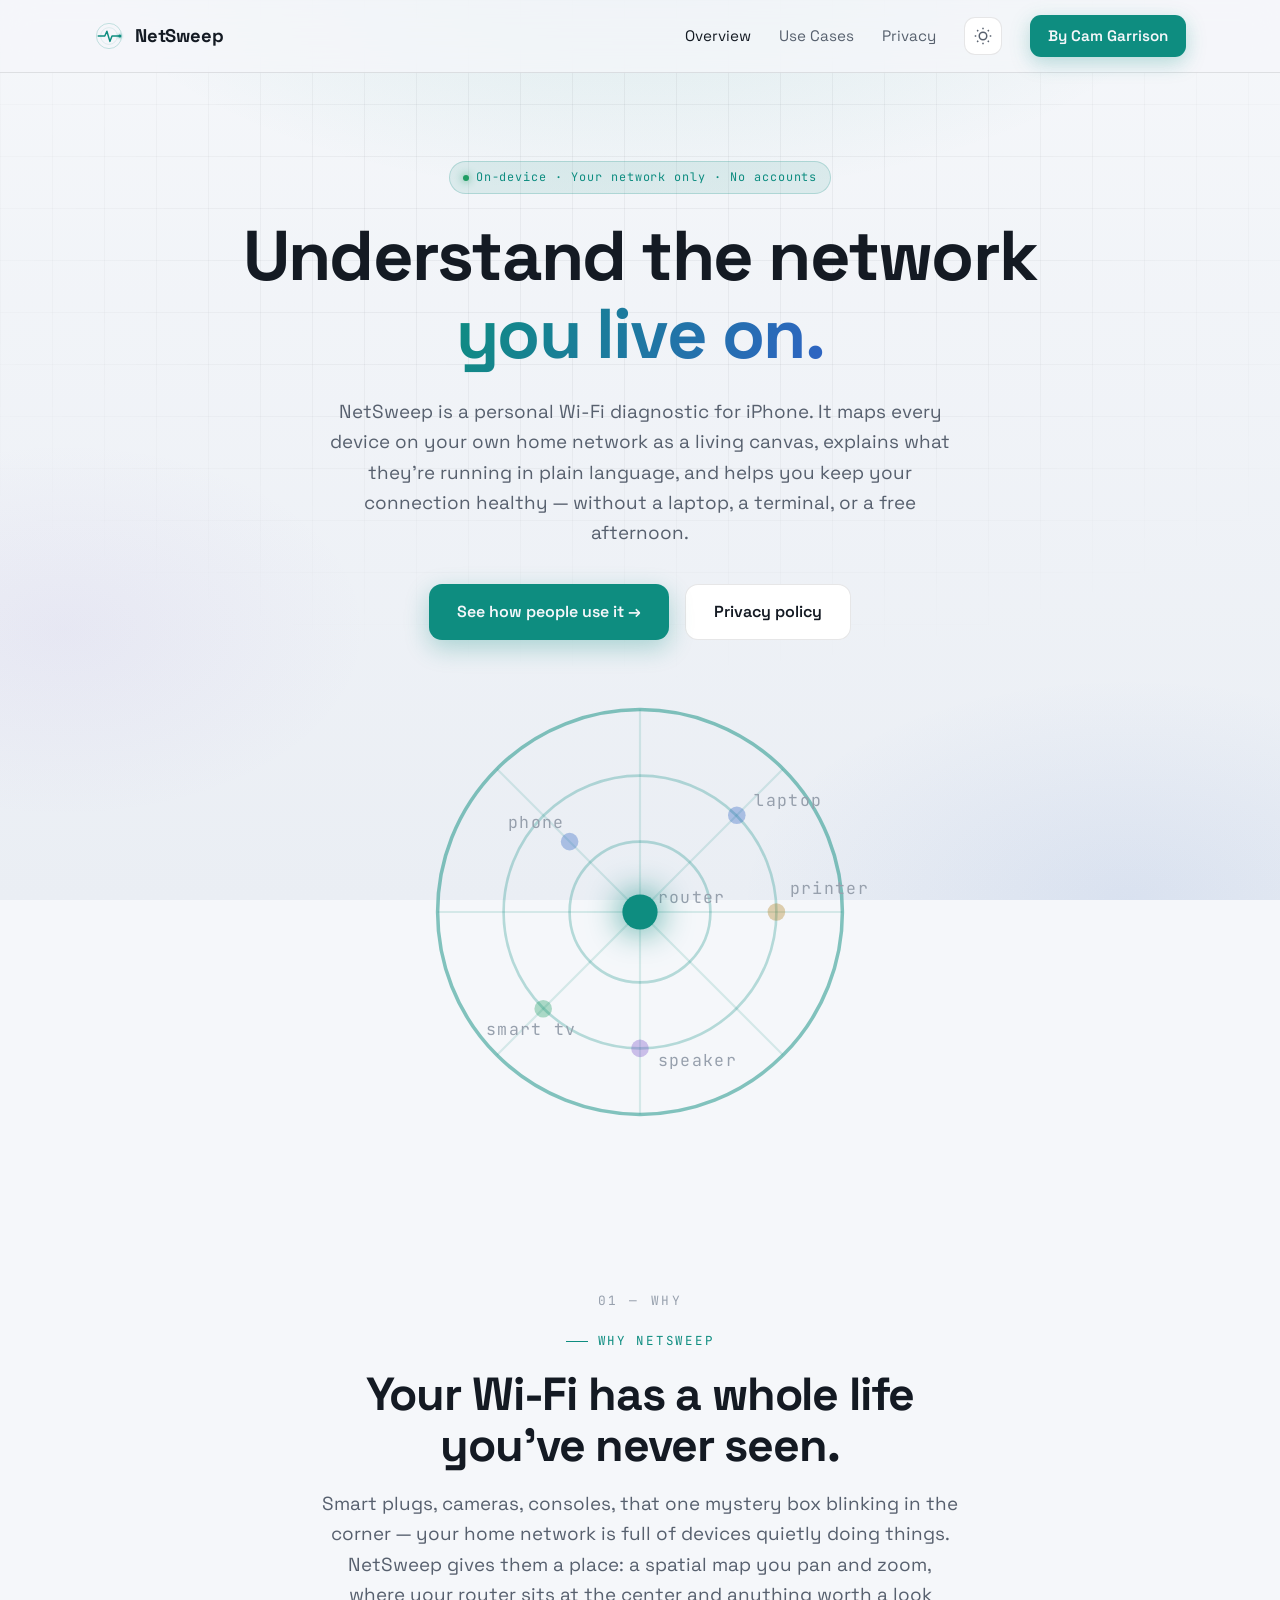
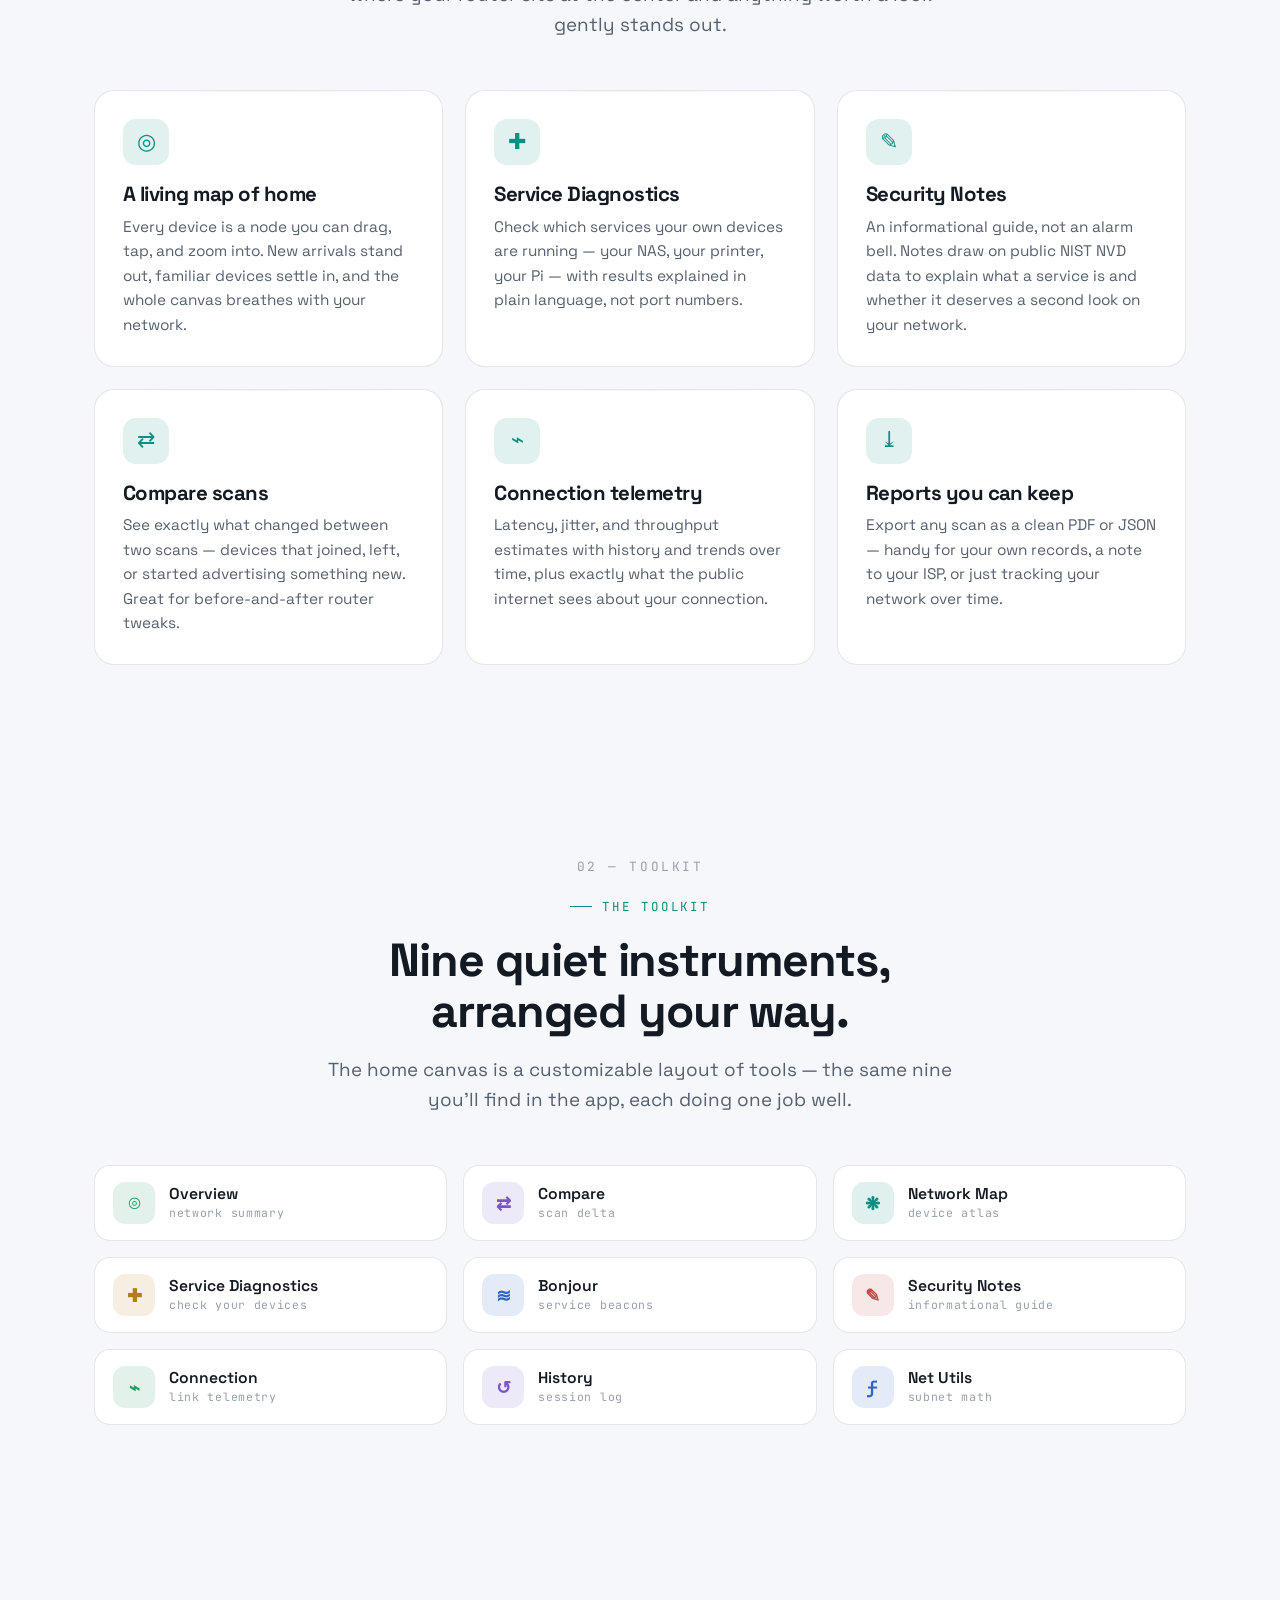
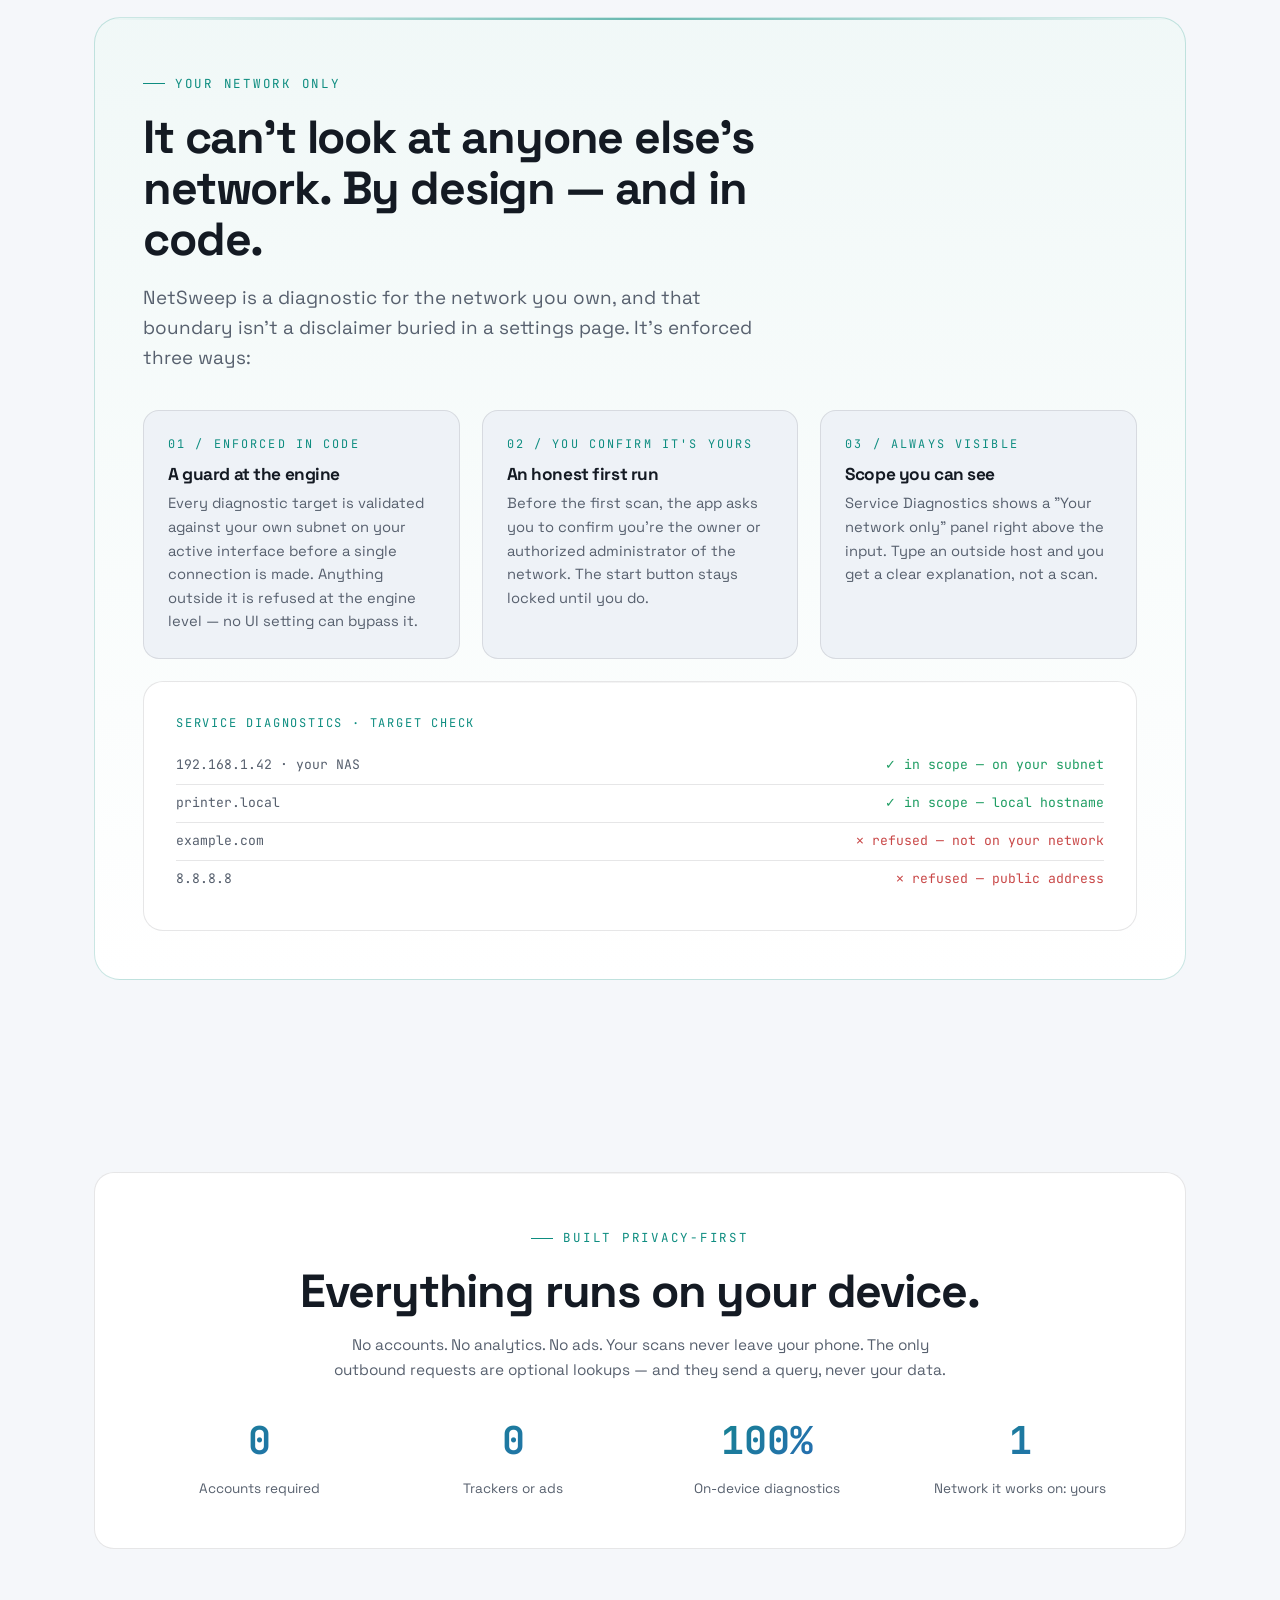
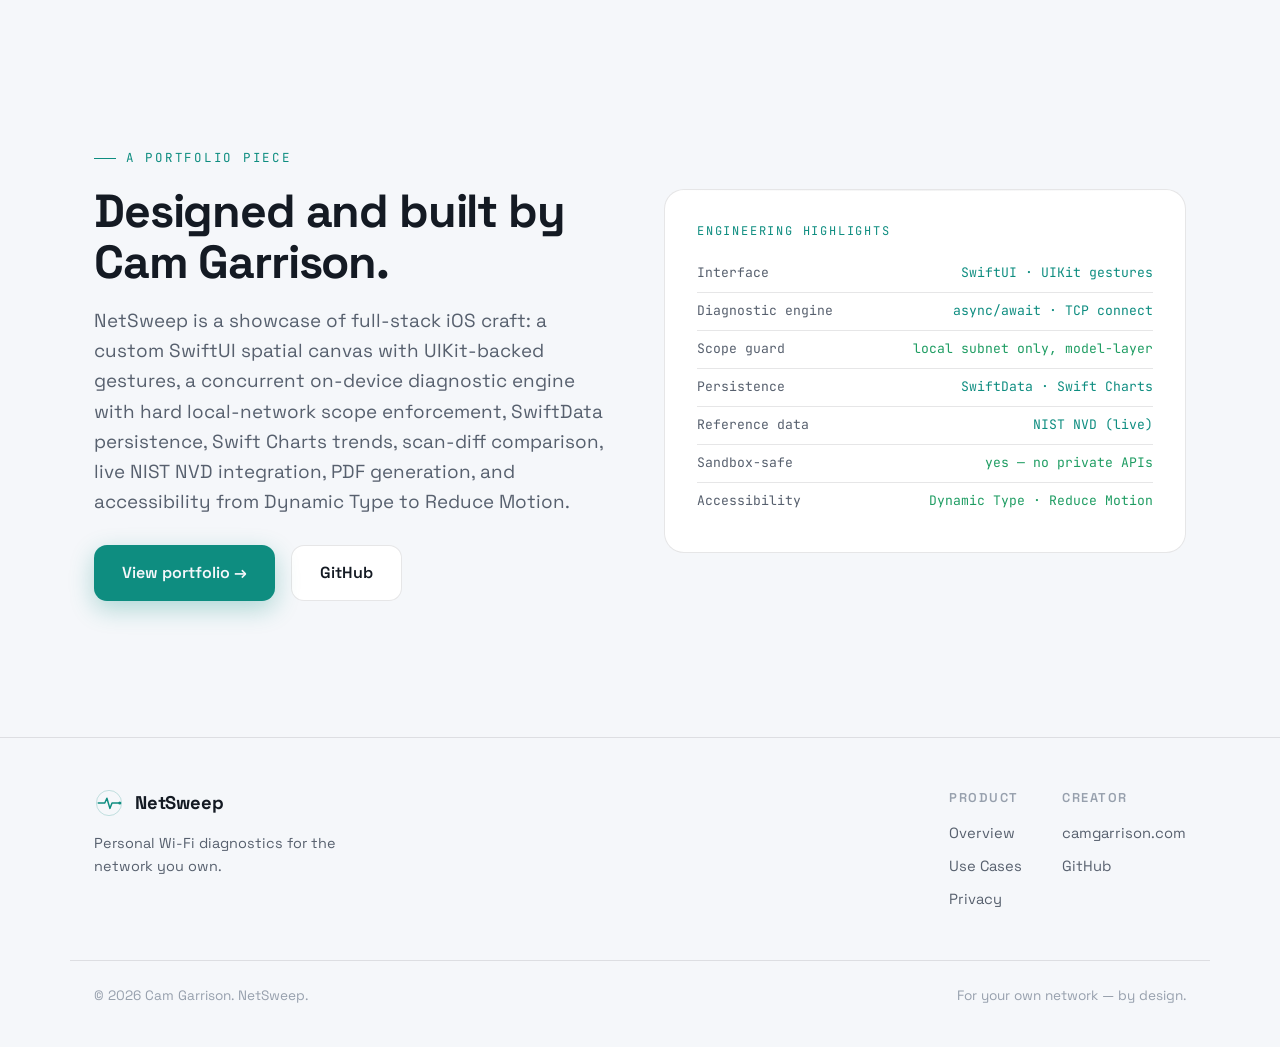
<file: site/index.html>
<!DOCTYPE html>
<html lang="en">
<head>
<meta charset="UTF-8">
<meta name="viewport" content="width=device-width, initial-scale=1.0">
<title>NetSweep — Personal Wi-Fi Diagnostics for iPhone</title>
<meta name="description" content="NetSweep is a personal Wi-Fi diagnostic for iPhone. See every device on your own home network on a living spatial map, check the services they run, read plain-language security notes, and keep your connection healthy — all on-device, your network only.">
<link rel="stylesheet" href="styles.css">
</head>
<body>

<nav>
  <div class="nav-inner">
    <a href="index.html" class="brand">
      <svg class="mark" viewBox="0 0 100 100" fill="none" xmlns="http://www.w3.org/2000/svg" aria-hidden="true">
        <circle cx="50" cy="50" r="42" stroke="var(--accent)" stroke-width="2.5" opacity="0.3"/>
        <circle cx="50" cy="50" r="28" stroke="var(--accent)" stroke-width="2" opacity="0.18"/>
        <path d="M14 50 H36 L43 34 L53 68 L60 50 H86" stroke="var(--accent)" stroke-width="5" stroke-linecap="round" stroke-linejoin="round"/>
        <circle class="pulse-core" cx="86" cy="50" r="5" fill="var(--accent)"/>
      </svg>
      NetSweep
    </a>
    <button class="nav-toggle" aria-label="Menu">☰</button>
    <div class="nav-links">
      <a href="index.html">Overview</a>
      <a href="use-cases.html">Use Cases</a>
      <a href="privacy.html">Privacy</a>
      <button class="theme-toggle" aria-label="Toggle light or dark theme" title="Toggle theme">
        <svg class="icon-moon" viewBox="0 0 24 24" fill="none" stroke="currentColor" stroke-width="2"><path d="M21 12.79A9 9 0 1 1 11.21 3 7 7 0 0 0 21 12.79z"/></svg>
        <svg class="icon-sun" viewBox="0 0 24 24" fill="none" stroke="currentColor" stroke-width="2"><circle cx="12" cy="12" r="5"/><path d="M12 1v2M12 21v2M4.2 4.2l1.4 1.4M18.4 18.4l1.4 1.4M1 12h2M21 12h2M4.2 19.8l1.4-1.4M18.4 5.6l1.4-1.4"/></svg>
      </button>
      <a href="https://camgarrison.com" class="cta">By Cam Garrison</a>
    </div>
  </div>
</nav>

<!-- HERO -->
<header class="hero wrap">
  <div class="reveal in">
    <span class="pill dot">On-device · Your network only · No accounts</span>
  </div>
  <h1 class="reveal in" data-delay="80" style="margin-top:24px;">
    Understand the network<br><span class="gradient-text">you live on.</span>
  </h1>
  <p class="lead reveal in" data-delay="160">
    NetSweep is a personal Wi-Fi diagnostic for iPhone. It maps every device on
    your own home network as a living canvas, explains what they're running in
    plain language, and helps you keep your connection healthy — without a
    laptop, a terminal, or a free afternoon.
  </p>
  <div class="hero-actions reveal in" data-delay="240">
    <a href="use-cases.html" class="btn btn-primary">See how people use it →</a>
    <a href="privacy.html" class="btn btn-ghost">Privacy policy</a>
  </div>

  <!-- Pulse visual: a diagnostic heartbeat across your home network -->
  <div class="pulse-viz reveal in" data-delay="320" aria-hidden="true">
    <svg viewBox="0 0 200 200">
      <circle class="ring outer" cx="100" cy="100" r="92"/>
      <circle class="ring" cx="100" cy="100" r="62"/>
      <circle class="ring" cx="100" cy="100" r="32"/>
      <line class="spoke" x1="100" y1="8" x2="100" y2="192"/>
      <line class="spoke" x1="8" y1="100" x2="192" y2="100"/>
      <line class="spoke" x1="35" y1="35" x2="165" y2="165"/>
      <line class="spoke" x1="165" y1="35" x2="35" y2="165"/>
      <circle class="wave" cx="100" cy="100" r="92"/>
      <circle class="wave w2" cx="100" cy="100" r="92"/>
      <circle class="wave w3" cx="100" cy="100" r="92"/>
      <circle class="node"    cx="144" cy="56"  r="4"/>
      <circle class="node n2" cx="56"  cy="144" r="4"/>
      <circle class="node n3" cx="162" cy="100" r="4"/>
      <circle class="node n4" cx="68"  cy="68"  r="4"/>
      <circle class="node n5" cx="100" cy="162" r="4"/>
      <text class="node-label" x="152" y="52">laptop</text>
      <text class="node-label" x="30"  y="156">smart tv</text>
      <text class="node-label" x="168" y="92">printer</text>
      <text class="node-label" x="40"  y="62">phone</text>
      <text class="node-label" x="108" y="170">speaker</text>
      <text class="node-label" x="108" y="96">router</text>
      <circle class="core" cx="100" cy="100" r="8"/>
    </svg>
  </div>
</header>

<!-- WHY -->
<section class="wrap">
  <div class="sec-head center reveal" data-num="01 — WHY">
    <span class="eyebrow">Why NetSweep</span>
    <h2>Your Wi-Fi has a whole life<br>you've never seen.</h2>
    <p class="lead" style="margin:0 auto;">Smart plugs, cameras, consoles, that one mystery box blinking in the corner — your home network is full of devices quietly doing things. NetSweep gives them a place: a spatial map you pan and zoom, where your router sits at the center and anything worth a look gently stands out.</p>
  </div>

  <div class="grid grid-3">
    <div class="card reveal" data-delay="0">
      <div class="ic">◎</div>
      <h3>A living map of home</h3>
      <p>Every device is a node you can drag, tap, and zoom into. New arrivals stand out, familiar devices settle in, and the whole canvas breathes with your network.</p>
    </div>
    <div class="card reveal" data-delay="80">
      <div class="ic">✚</div>
      <h3>Service Diagnostics</h3>
      <p>Check which services your own devices are running — your NAS, your printer, your Pi — with results explained in plain language, not port numbers.</p>
    </div>
    <div class="card reveal" data-delay="160">
      <div class="ic">✎</div>
      <h3>Security Notes</h3>
      <p>An informational guide, not an alarm bell. Notes draw on public NIST NVD data to explain what a service is and whether it deserves a second look on your network.</p>
    </div>
    <div class="card reveal" data-delay="0">
      <div class="ic">⇄</div>
      <h3>Compare scans</h3>
      <p>See exactly what changed between two scans — devices that joined, left, or started advertising something new. Great for before-and-after router tweaks.</p>
    </div>
    <div class="card reveal" data-delay="80">
      <div class="ic">⌁</div>
      <h3>Connection telemetry</h3>
      <p>Latency, jitter, and throughput estimates with history and trends over time, plus exactly what the public internet sees about your connection.</p>
    </div>
    <div class="card reveal" data-delay="160">
      <div class="ic">⤓</div>
      <h3>Reports you can keep</h3>
      <p>Export any scan as a clean PDF or JSON — handy for your own records, a note to your ISP, or just tracking your network over time.</p>
    </div>
  </div>
</section>

<!-- TOOLKIT -->
<section class="wrap">
  <div class="sec-head center reveal" data-num="02 — TOOLKIT">
    <span class="eyebrow">The toolkit</span>
    <h2>Nine quiet instruments,<br>arranged your way.</h2>
    <p class="lead" style="margin:0 auto;">The home canvas is a customizable layout of tools — the same nine you'll find in the app, each doing one job well.</p>
  </div>

  <div class="tools-grid">
    <div class="tool-chip is-good reveal" data-delay="0">
      <div class="glyph">◎</div>
      <div><div class="t-name">Overview</div><div class="t-sub">network summary</div></div>
    </div>
    <div class="tool-chip is-purple reveal" data-delay="40">
      <div class="glyph">⇄</div>
      <div><div class="t-name">Compare</div><div class="t-sub">scan delta</div></div>
    </div>
    <div class="tool-chip is-teal reveal" data-delay="80">
      <div class="glyph">❋</div>
      <div><div class="t-name">Network Map</div><div class="t-sub">device atlas</div></div>
    </div>
    <div class="tool-chip is-amber reveal" data-delay="120">
      <div class="glyph">✚</div>
      <div><div class="t-name">Service Diagnostics</div><div class="t-sub">check your devices</div></div>
    </div>
    <div class="tool-chip is-info reveal" data-delay="160">
      <div class="glyph">≋</div>
      <div><div class="t-name">Bonjour</div><div class="t-sub">service beacons</div></div>
    </div>
    <div class="tool-chip is-danger reveal" data-delay="200">
      <div class="glyph">✎</div>
      <div><div class="t-name">Security Notes</div><div class="t-sub">informational guide</div></div>
    </div>
    <div class="tool-chip is-good reveal" data-delay="240">
      <div class="glyph">⌁</div>
      <div><div class="t-name">Connection</div><div class="t-sub">link telemetry</div></div>
    </div>
    <div class="tool-chip is-purple reveal" data-delay="280">
      <div class="glyph">↺</div>
      <div><div class="t-name">History</div><div class="t-sub">session log</div></div>
    </div>
    <div class="tool-chip is-info reveal" data-delay="320">
      <div class="glyph">ƒ</div>
      <div><div class="t-name">Net Utils</div><div class="t-sub">subnet math</div></div>
    </div>
  </div>
</section>

<!-- SCOPE GUARD -->
<section class="wrap">
  <div class="guard reveal">
    <span class="eyebrow">Your network only</span>
    <h2 style="max-width:640px;">It can't look at anyone else's network. By design — and in code.</h2>
    <p class="lead">NetSweep is a diagnostic for the network you own, and that boundary isn't a disclaimer buried in a settings page. It's enforced three ways:</p>

    <div class="guard-steps">
      <div class="guard-step reveal" data-delay="0">
        <span class="step-num">01 / ENFORCED IN CODE</span>
        <h3>A guard at the engine</h3>
        <p>Every diagnostic target is validated against your own subnet on your active interface before a single connection is made. Anything outside it is refused at the engine level — no UI setting can bypass it.</p>
      </div>
      <div class="guard-step reveal" data-delay="80">
        <span class="step-num">02 / YOU CONFIRM IT'S YOURS</span>
        <h3>An honest first run</h3>
        <p>Before the first scan, the app asks you to confirm you're the owner or authorized administrator of the network. The start button stays locked until you do.</p>
      </div>
      <div class="guard-step reveal" data-delay="160">
        <span class="step-num">03 / ALWAYS VISIBLE</span>
        <h3>Scope you can see</h3>
        <p>Service Diagnostics shows a "Your network only" panel right above the input. Type an outside host and you get a clear explanation, not a scan.</p>
      </div>
    </div>

    <div class="uc-visual reveal" data-delay="240" style="margin-top:22px; min-height:0;">
      <div class="uc-tag">Service Diagnostics · target check</div>
      <div class="mock">
        <div class="row"><span class="k">192.168.1.42 · your NAS</span><span class="v ok">✓ in scope — on your subnet</span></div>
        <div class="row"><span class="k">printer.local</span><span class="v ok">✓ in scope — local hostname</span></div>
        <div class="row"><span class="k">example.com</span><span class="v bad">✕ refused — not on your network</span></div>
        <div class="row"><span class="k">8.8.8.8</span><span class="v bad">✕ refused — public address</span></div>
      </div>
    </div>
  </div>
</section>

<!-- PRIVACY-FIRST BAND -->
<section class="wrap">
  <div class="card reveal" style="padding:48px; text-align:center;">
    <span class="eyebrow" style="justify-content:center;">Built privacy-first</span>
    <h2 style="max-width:680px;margin:0 auto 16px;">Everything runs on your device.</h2>
    <p class="lead" style="margin:0 auto 28px;">No accounts. No analytics. No ads. Your scans never leave your phone. The only outbound requests are optional lookups — and they send a query, never your data.</p>
    <div class="stats">
      <div class="stat reveal"><div class="num">0</div><div class="lbl">Accounts required</div></div>
      <div class="stat reveal" data-delay="60"><div class="num">0</div><div class="lbl">Trackers or ads</div></div>
      <div class="stat reveal" data-delay="120"><div class="num">100%</div><div class="lbl">On-device diagnostics</div></div>
      <div class="stat reveal" data-delay="180"><div class="num">1</div><div class="lbl">Network it works on: yours</div></div>
    </div>
  </div>
</section>

<!-- PORTFOLIO -->
<section class="wrap">
  <div class="grid grid-2" style="align-items:center;gap:48px;">
    <div class="reveal">
      <span class="eyebrow">A portfolio piece</span>
      <h2>Designed and built by Cam Garrison.</h2>
      <p class="lead">NetSweep is a showcase of full-stack iOS craft: a custom SwiftUI spatial canvas with UIKit-backed gestures, a concurrent on-device diagnostic engine with hard local-network scope enforcement, SwiftData persistence, Swift Charts trends, scan-diff comparison, live NIST NVD integration, PDF generation, and accessibility from Dynamic Type to Reduce Motion.</p>
      <div class="hero-actions" style="justify-content:flex-start;margin-top:28px;">
        <a href="https://camgarrison.com" class="btn btn-primary">View portfolio →</a>
        <a href="https://github.com/notchewy1324" class="btn btn-ghost">GitHub</a>
      </div>
    </div>
    <div class="uc-visual reveal" data-delay="120">
      <div class="uc-tag">Engineering highlights</div>
      <div class="mock">
        <div class="row"><span class="k">Interface</span><span class="v">SwiftUI · UIKit gestures</span></div>
        <div class="row"><span class="k">Diagnostic engine</span><span class="v">async/await · TCP connect</span></div>
        <div class="row"><span class="k">Scope guard</span><span class="v ok">local subnet only, model-layer</span></div>
        <div class="row"><span class="k">Persistence</span><span class="v">SwiftData · Swift Charts</span></div>
        <div class="row"><span class="k">Reference data</span><span class="v">NIST NVD (live)</span></div>
        <div class="row"><span class="k">Sandbox-safe</span><span class="v ok">yes — no private APIs</span></div>
        <div class="row"><span class="k">Accessibility</span><span class="v ok">Dynamic Type · Reduce Motion</span></div>
      </div>
    </div>
  </div>
</section>

<!-- FOOTER -->
<footer>
  <div class="wrap foot-inner">
    <div>
      <a href="index.html" class="brand" style="margin-bottom:14px;">
        <svg class="mark" viewBox="0 0 100 100" fill="none" aria-hidden="true">
          <circle cx="50" cy="50" r="42" stroke="var(--accent)" stroke-width="2.5" opacity="0.3"/>
          <path d="M14 50 H36 L43 34 L53 68 L60 50 H86" stroke="var(--accent)" stroke-width="5" stroke-linecap="round" stroke-linejoin="round"/>
          <circle cx="86" cy="50" r="5" fill="var(--accent)"/>
        </svg>
        NetSweep
      </a>
      <p style="max-width:280px;font-size:0.9rem;">Personal Wi-Fi diagnostics for the network you own.</p>
    </div>
    <div class="foot-links">
      <div class="foot-col">
        <h4>Product</h4>
        <a href="index.html">Overview</a>
        <a href="use-cases.html">Use Cases</a>
        <a href="privacy.html">Privacy</a>
      </div>
      <div class="foot-col">
        <h4>Creator</h4>
        <a href="https://camgarrison.com">camgarrison.com</a>
        <a href="https://github.com/notchewy1324">GitHub</a>
      </div>
    </div>
  </div>
  <div class="wrap foot-bottom">
    <span>© <span id="year"></span> Cam Garrison. NetSweep.</span>
    <span>For your own network — by design.</span>
  </div>
</footer>

<script src="app.js"></script>
</body>
</html>
</file>
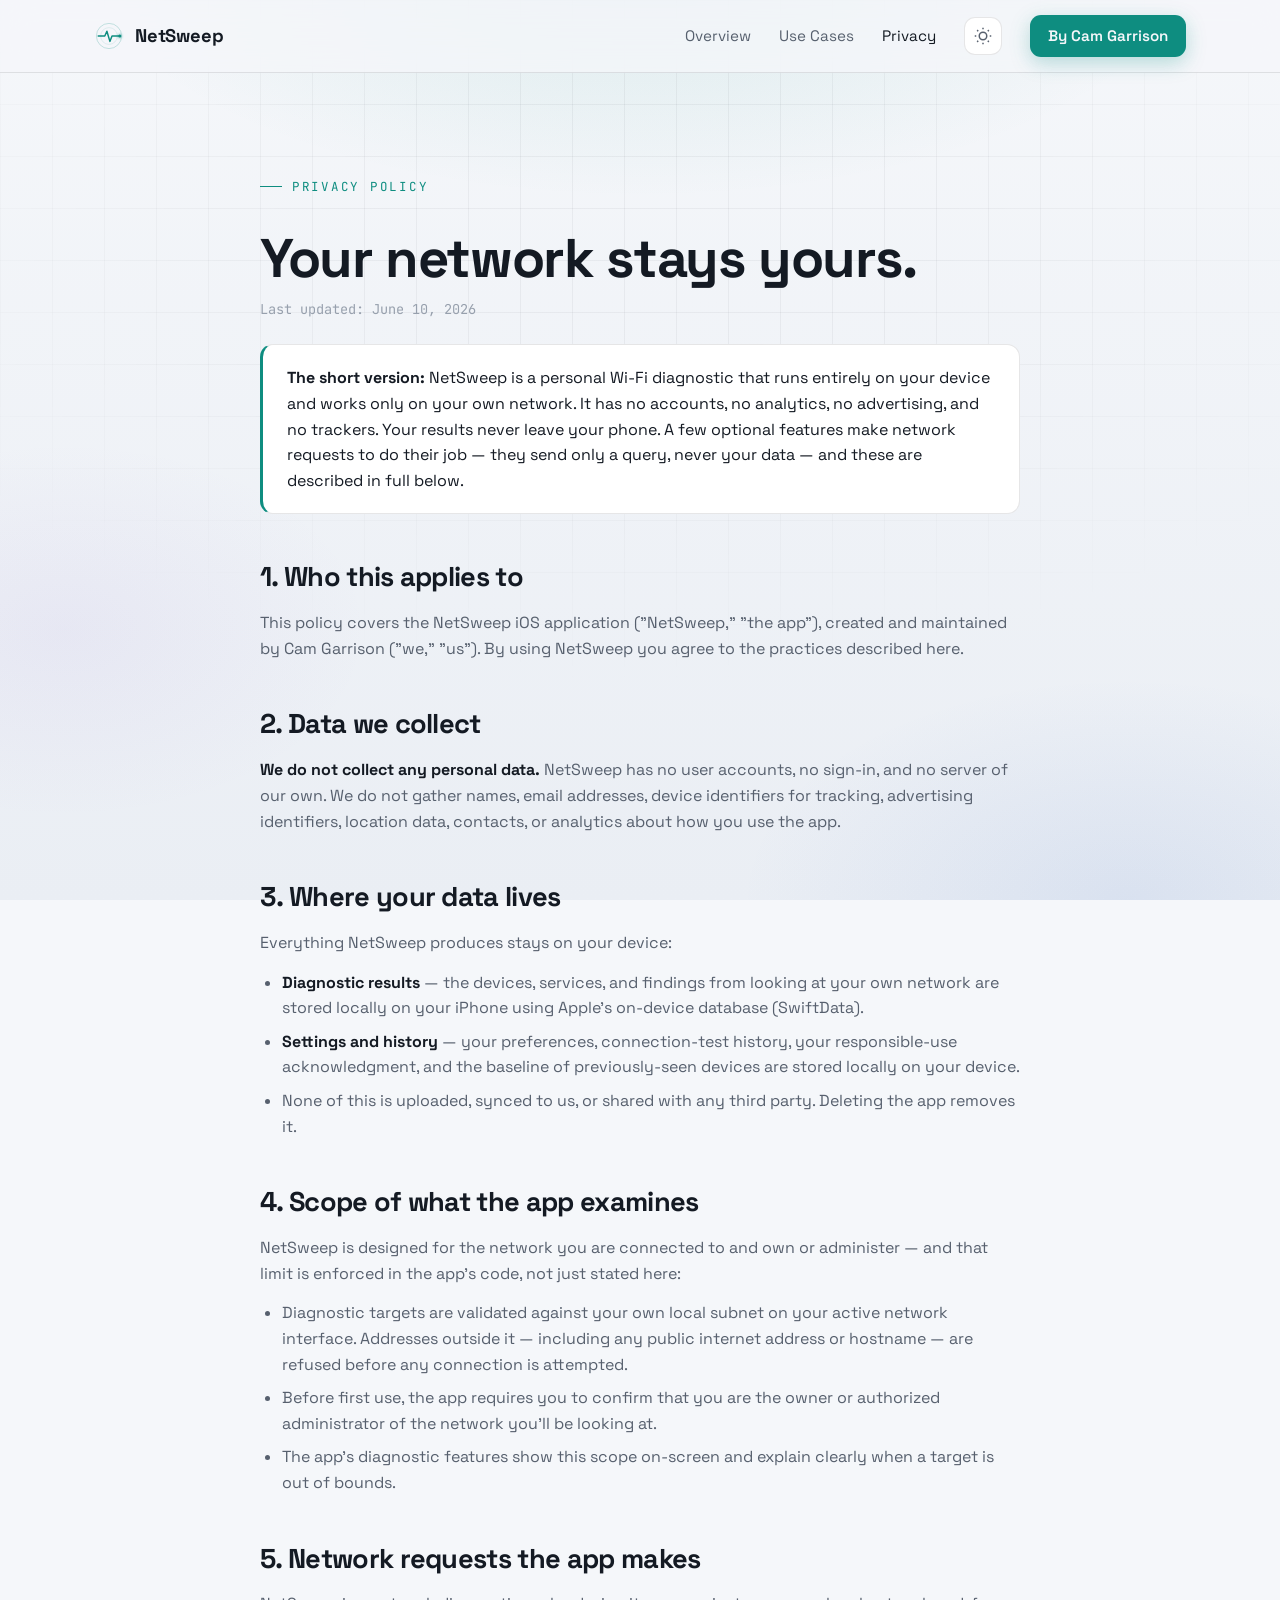
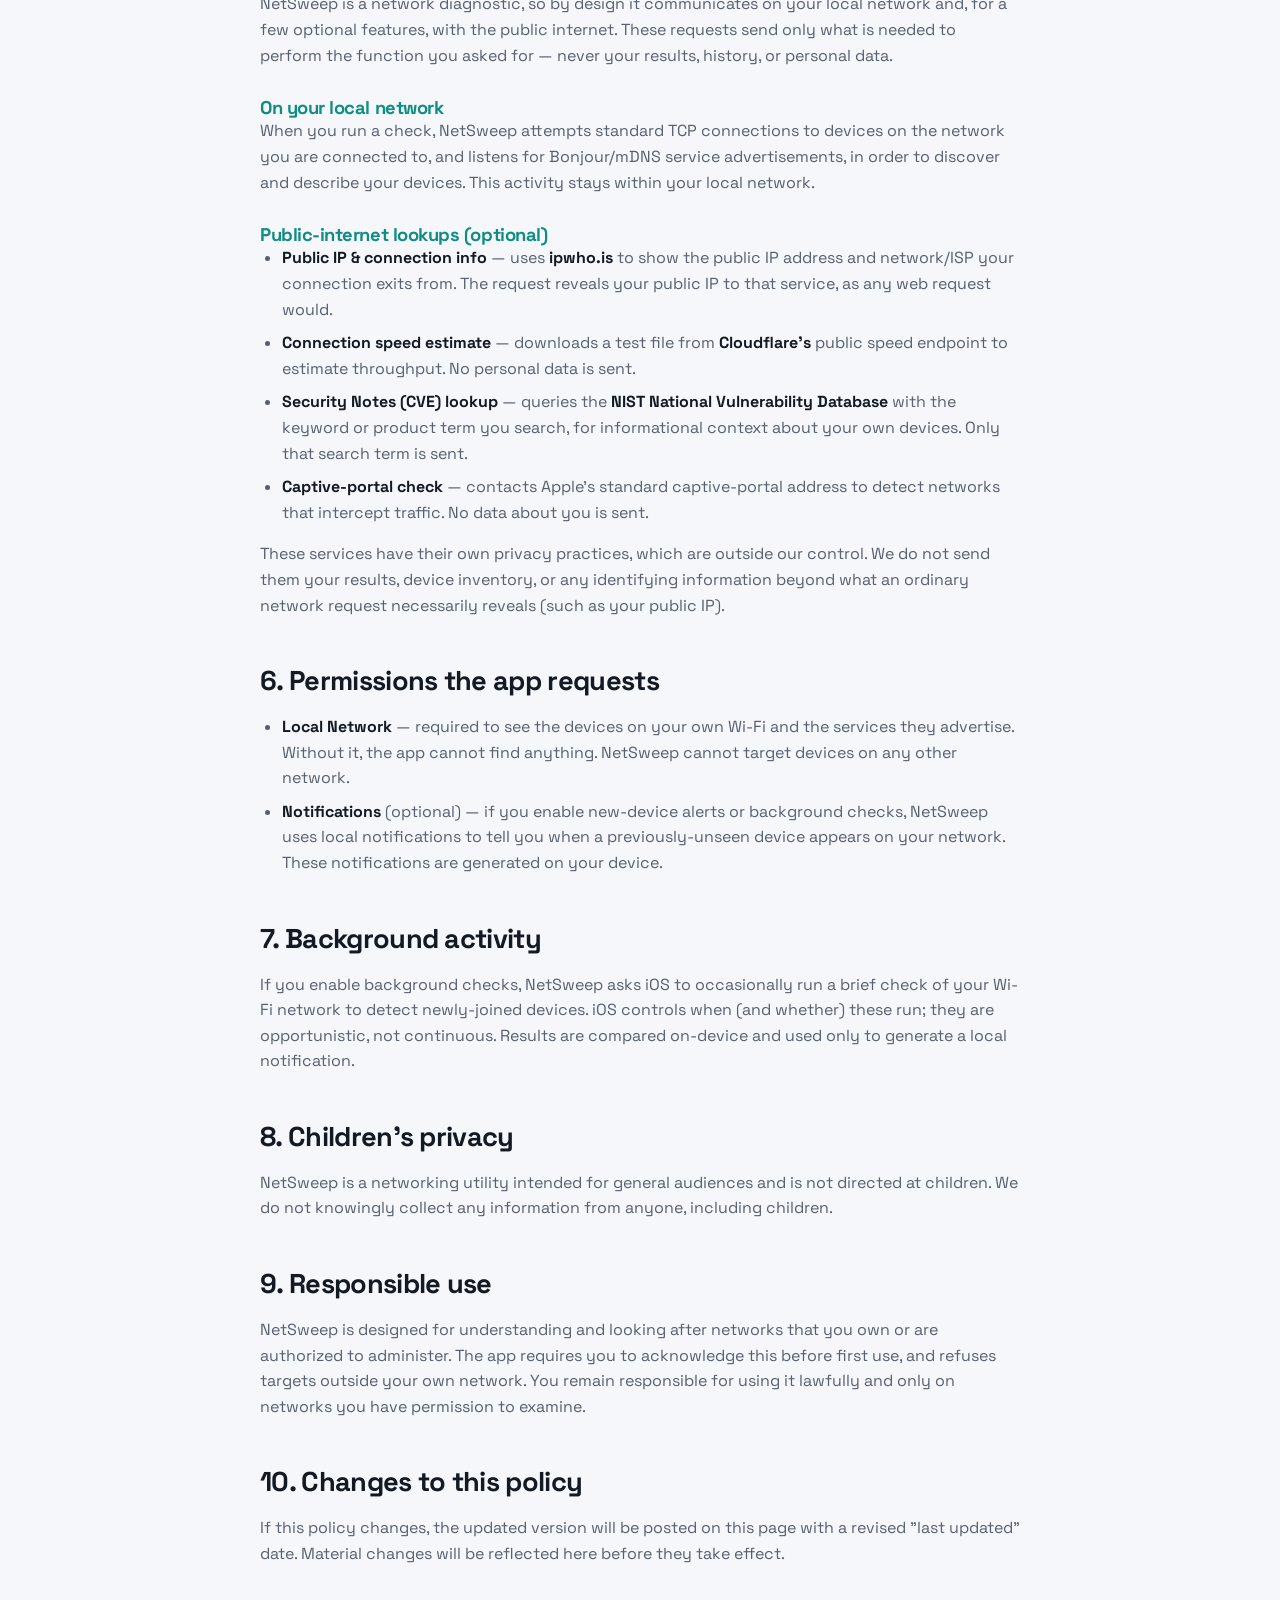
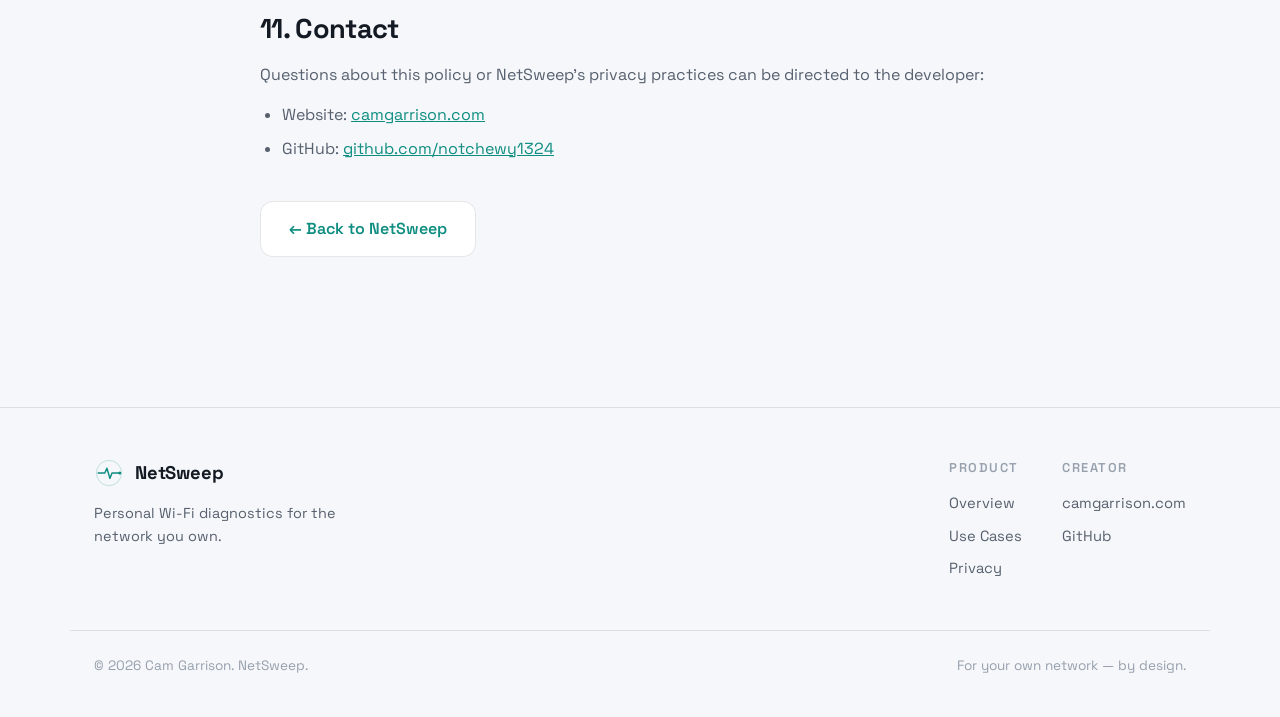
<file: site/privacy.html>
<!DOCTYPE html>
<html lang="en">
<head>
<meta charset="UTF-8">
<meta name="viewport" content="width=device-width, initial-scale=1.0">
<title>NetSweep — Privacy Policy</title>
<meta name="description" content="NetSweep privacy policy. NetSweep is a personal Wi-Fi diagnostic that runs entirely on your device, collects no personal data, and works only on your own network. No accounts, ads, or trackers.">
<link rel="stylesheet" href="styles.css">
</head>
<body>

<nav>
  <div class="nav-inner">
    <a href="index.html" class="brand">
      <svg class="mark" viewBox="0 0 100 100" fill="none" xmlns="http://www.w3.org/2000/svg" aria-hidden="true">
        <circle cx="50" cy="50" r="42" stroke="var(--accent)" stroke-width="2.5" opacity="0.3"/>
        <circle cx="50" cy="50" r="28" stroke="var(--accent)" stroke-width="2" opacity="0.18"/>
        <path d="M14 50 H36 L43 34 L53 68 L60 50 H86" stroke="var(--accent)" stroke-width="5" stroke-linecap="round" stroke-linejoin="round"/>
        <circle class="pulse-core" cx="86" cy="50" r="5" fill="var(--accent)"/>
      </svg>
      NetSweep
    </a>
    <button class="nav-toggle" aria-label="Menu">☰</button>
    <div class="nav-links">
      <a href="index.html">Overview</a>
      <a href="use-cases.html">Use Cases</a>
      <a href="privacy.html">Privacy</a>
      <button class="theme-toggle" aria-label="Toggle light or dark theme" title="Toggle theme">
        <svg class="icon-moon" viewBox="0 0 24 24" fill="none" stroke="currentColor" stroke-width="2"><path d="M21 12.79A9 9 0 1 1 11.21 3 7 7 0 0 0 21 12.79z"/></svg>
        <svg class="icon-sun" viewBox="0 0 24 24" fill="none" stroke="currentColor" stroke-width="2"><circle cx="12" cy="12" r="5"/><path d="M12 1v2M12 21v2M4.2 4.2l1.4 1.4M18.4 18.4l1.4 1.4M1 12h2M21 12h2M4.2 19.8l1.4-1.4M18.4 5.6l1.4-1.4"/></svg>
      </button>
      <a href="https://camgarrison.com" class="cta">By Cam Garrison</a>
    </div>
  </div>
</nav>

<section class="wrap">
  <div class="prose">
    <span class="eyebrow reveal in">Privacy Policy</span>
    <h1 class="reveal in" data-delay="60" style="font-size:clamp(2.2rem,5vw,3.4rem);margin:14px 0 10px;">Your network stays yours.</h1>
    <p class="updated reveal in" data-delay="120">Last updated: June 10, 2026</p>

    <div class="callout reveal in" data-delay="160">
      <p><strong>The short version:</strong> NetSweep is a personal Wi-Fi diagnostic that runs entirely on your device and works only on your own network. It has no accounts, no analytics, no advertising, and no trackers. Your results never leave your phone. A few optional features make network requests to do their job — they send only a query, never your data — and these are described in full below.</p>
    </div>

    <div class="reveal">
    <h2>1. Who this applies to</h2>
    <p>This policy covers the NetSweep iOS application ("NetSweep," "the app"), created and maintained by Cam Garrison ("we," "us"). By using NetSweep you agree to the practices described here.</p>

    <h2>2. Data we collect</h2>
    <p><strong>We do not collect any personal data.</strong> NetSweep has no user accounts, no sign-in, and no server of our own. We do not gather names, email addresses, device identifiers for tracking, advertising identifiers, location data, contacts, or analytics about how you use the app.</p>

    <h2>3. Where your data lives</h2>
    <p>Everything NetSweep produces stays on your device:</p>
    <ul>
      <li><strong>Diagnostic results</strong> — the devices, services, and findings from looking at your own network are stored locally on your iPhone using Apple's on-device database (SwiftData).</li>
      <li><strong>Settings and history</strong> — your preferences, connection-test history, your responsible-use acknowledgment, and the baseline of previously-seen devices are stored locally on your device.</li>
      <li>None of this is uploaded, synced to us, or shared with any third party. Deleting the app removes it.</li>
    </ul>

    <h2>4. Scope of what the app examines</h2>
    <p>NetSweep is designed for the network you are connected to and own or administer — and that limit is enforced in the app's code, not just stated here:</p>
    <ul>
      <li>Diagnostic targets are validated against your own local subnet on your active network interface. Addresses outside it — including any public internet address or hostname — are refused before any connection is attempted.</li>
      <li>Before first use, the app requires you to confirm that you are the owner or authorized administrator of the network you'll be looking at.</li>
      <li>The app's diagnostic features show this scope on-screen and explain clearly when a target is out of bounds.</li>
    </ul>

    <h2>5. Network requests the app makes</h2>
    <p>NetSweep is a network diagnostic, so by design it communicates on your local network and, for a few optional features, with the public internet. These requests send only what is needed to perform the function you asked for — never your results, history, or personal data.</p>

    <h3>On your local network</h3>
    <p>When you run a check, NetSweep attempts standard TCP connections to devices on the network you are connected to, and listens for Bonjour/mDNS service advertisements, in order to discover and describe your devices. This activity stays within your local network.</p>

    <h3>Public-internet lookups (optional)</h3>
    <ul>
      <li><strong>Public IP &amp; connection info</strong> — uses <strong>ipwho.is</strong> to show the public IP address and network/ISP your connection exits from. The request reveals your public IP to that service, as any web request would.</li>
      <li><strong>Connection speed estimate</strong> — downloads a test file from <strong>Cloudflare's</strong> public speed endpoint to estimate throughput. No personal data is sent.</li>
      <li><strong>Security Notes (CVE) lookup</strong> — queries the <strong>NIST National Vulnerability Database</strong> with the keyword or product term you search, for informational context about your own devices. Only that search term is sent.</li>
      <li><strong>Captive-portal check</strong> — contacts Apple's standard captive-portal address to detect networks that intercept traffic. No data about you is sent.</li>
    </ul>
    <p>These services have their own privacy practices, which are outside our control. We do not send them your results, device inventory, or any identifying information beyond what an ordinary network request necessarily reveals (such as your public IP).</p>

    <h2>6. Permissions the app requests</h2>
    <ul>
      <li><strong>Local Network</strong> — required to see the devices on your own Wi-Fi and the services they advertise. Without it, the app cannot find anything. NetSweep cannot target devices on any other network.</li>
      <li><strong>Notifications</strong> (optional) — if you enable new-device alerts or background checks, NetSweep uses local notifications to tell you when a previously-unseen device appears on your network. These notifications are generated on your device.</li>
    </ul>

    <h2>7. Background activity</h2>
    <p>If you enable background checks, NetSweep asks iOS to occasionally run a brief check of your Wi-Fi network to detect newly-joined devices. iOS controls when (and whether) these run; they are opportunistic, not continuous. Results are compared on-device and used only to generate a local notification.</p>

    <h2>8. Children's privacy</h2>
    <p>NetSweep is a networking utility intended for general audiences and is not directed at children. We do not knowingly collect any information from anyone, including children.</p>

    <h2>9. Responsible use</h2>
    <p>NetSweep is designed for understanding and looking after networks that you own or are authorized to administer. The app requires you to acknowledge this before first use, and refuses targets outside your own network. You remain responsible for using it lawfully and only on networks you have permission to examine.</p>

    <h2>10. Changes to this policy</h2>
    <p>If this policy changes, the updated version will be posted on this page with a revised "last updated" date. Material changes will be reflected here before they take effect.</p>

    <h2>11. Contact</h2>
    <p>Questions about this policy or NetSweep's privacy practices can be directed to the developer:</p>
    <ul>
      <li>Website: <a href="https://camgarrison.com">camgarrison.com</a></li>
      <li>GitHub: <a href="https://github.com/notchewy1324">github.com/notchewy1324</a></li>
    </ul>
    <p style="margin-top:40px;"><a href="index.html" class="btn btn-ghost">← Back to NetSweep</a></p>
    </div>
  </div>
</section>

<footer>
  <div class="wrap foot-inner">
    <div>
      <a href="index.html" class="brand" style="margin-bottom:14px;">
        <svg class="mark" viewBox="0 0 100 100" fill="none" aria-hidden="true">
          <circle cx="50" cy="50" r="42" stroke="var(--accent)" stroke-width="2.5" opacity="0.3"/>
          <path d="M14 50 H36 L43 34 L53 68 L60 50 H86" stroke="var(--accent)" stroke-width="5" stroke-linecap="round" stroke-linejoin="round"/>
          <circle cx="86" cy="50" r="5" fill="var(--accent)"/>
        </svg>
        NetSweep
      </a>
      <p style="max-width:280px;font-size:0.9rem;">Personal Wi-Fi diagnostics for the network you own.</p>
    </div>
    <div class="foot-links">
      <div class="foot-col">
        <h4>Product</h4>
        <a href="index.html">Overview</a>
        <a href="use-cases.html">Use Cases</a>
        <a href="privacy.html">Privacy</a>
      </div>
      <div class="foot-col">
        <h4>Creator</h4>
        <a href="https://camgarrison.com">camgarrison.com</a>
        <a href="https://github.com/notchewy1324">GitHub</a>
      </div>
    </div>
  </div>
  <div class="wrap foot-bottom">
    <span>© <span id="year"></span> Cam Garrison. NetSweep.</span>
    <span>For your own network — by design.</span>
  </div>
</footer>

<script src="app.js"></script>
</body>
</html>
</file>
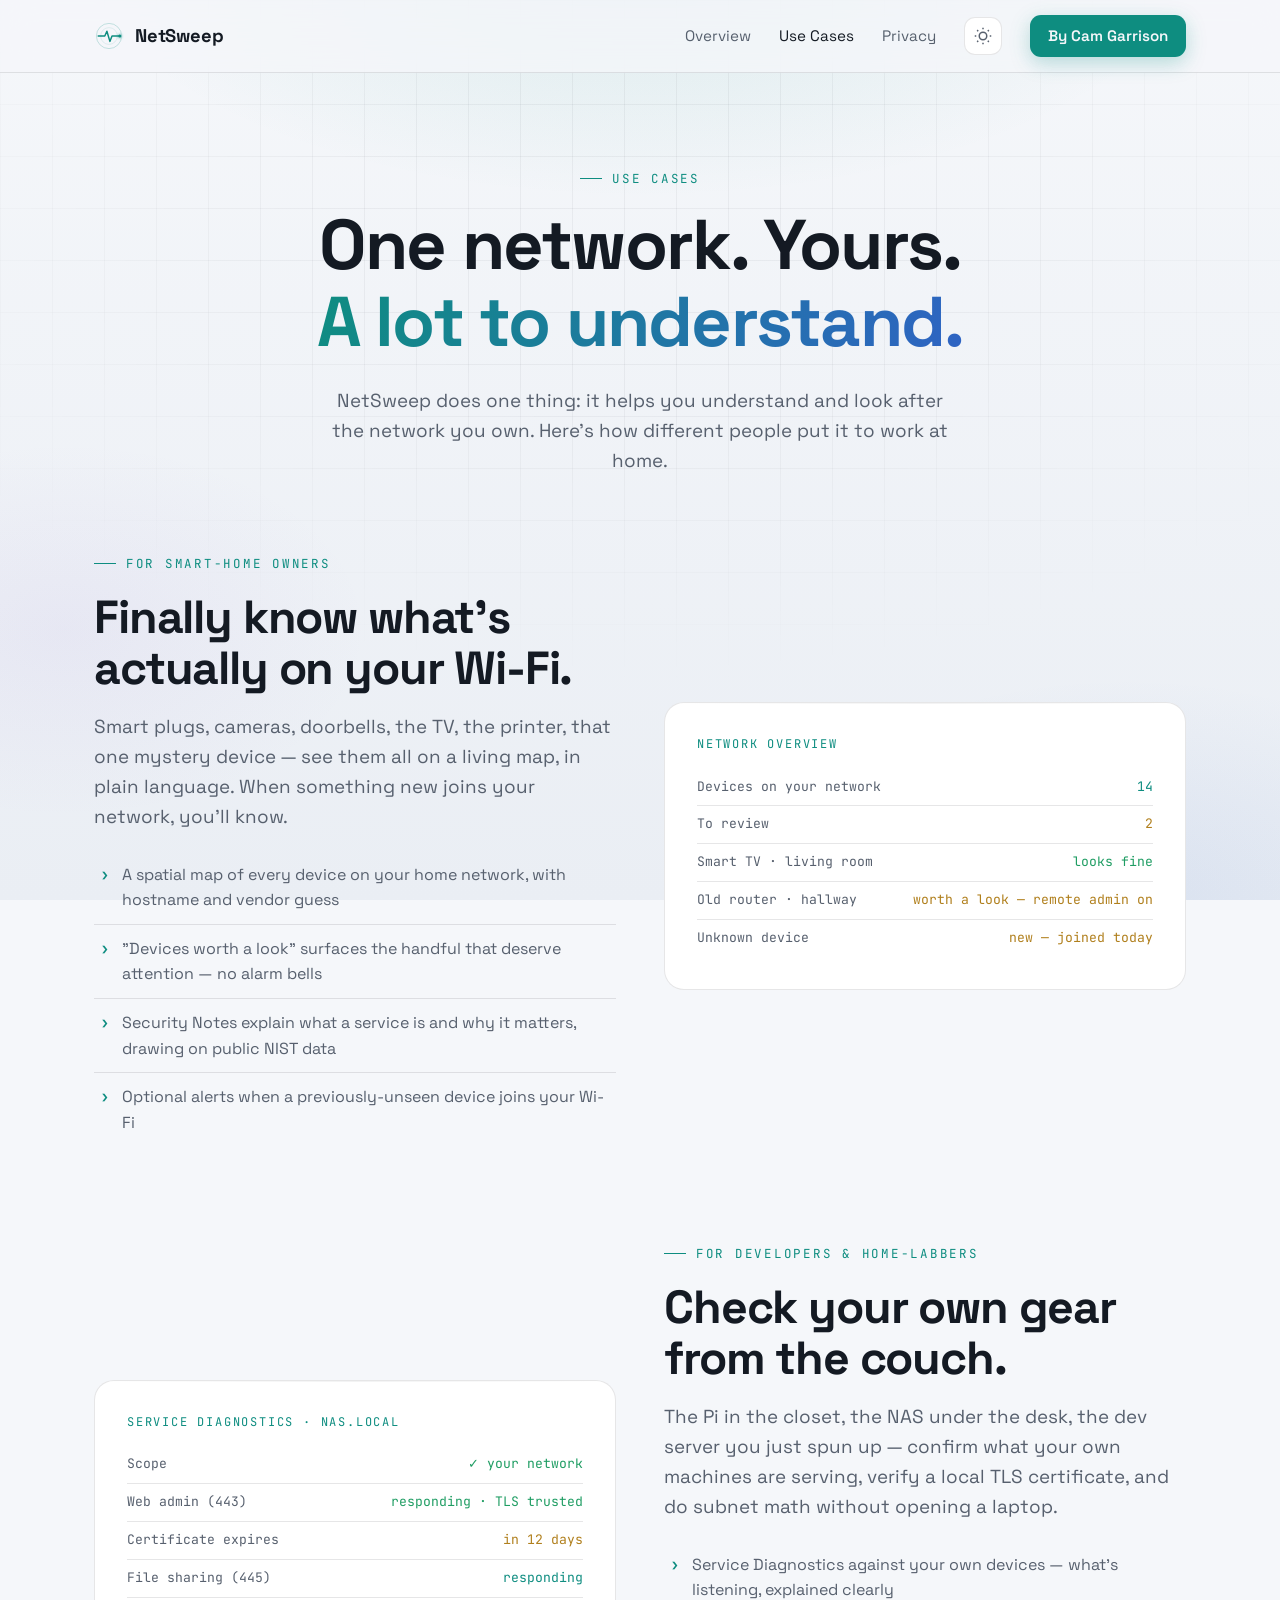
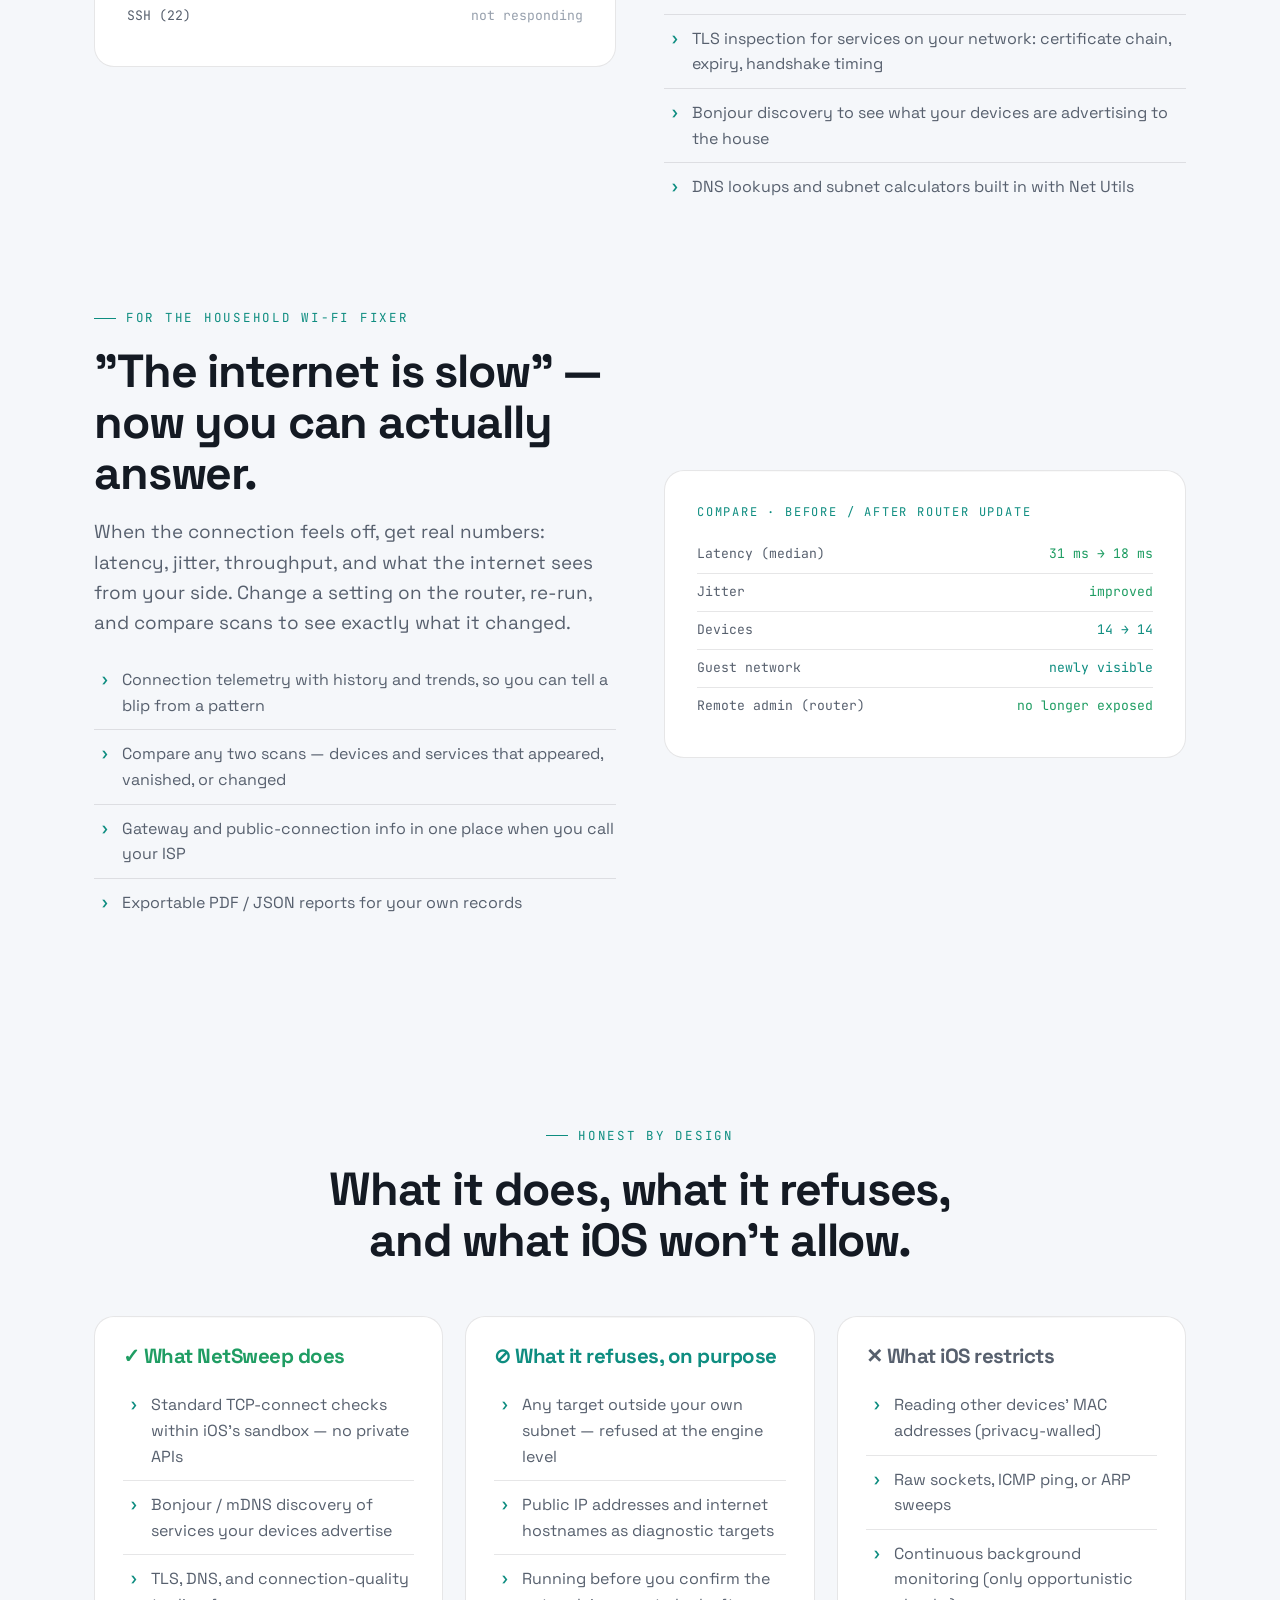
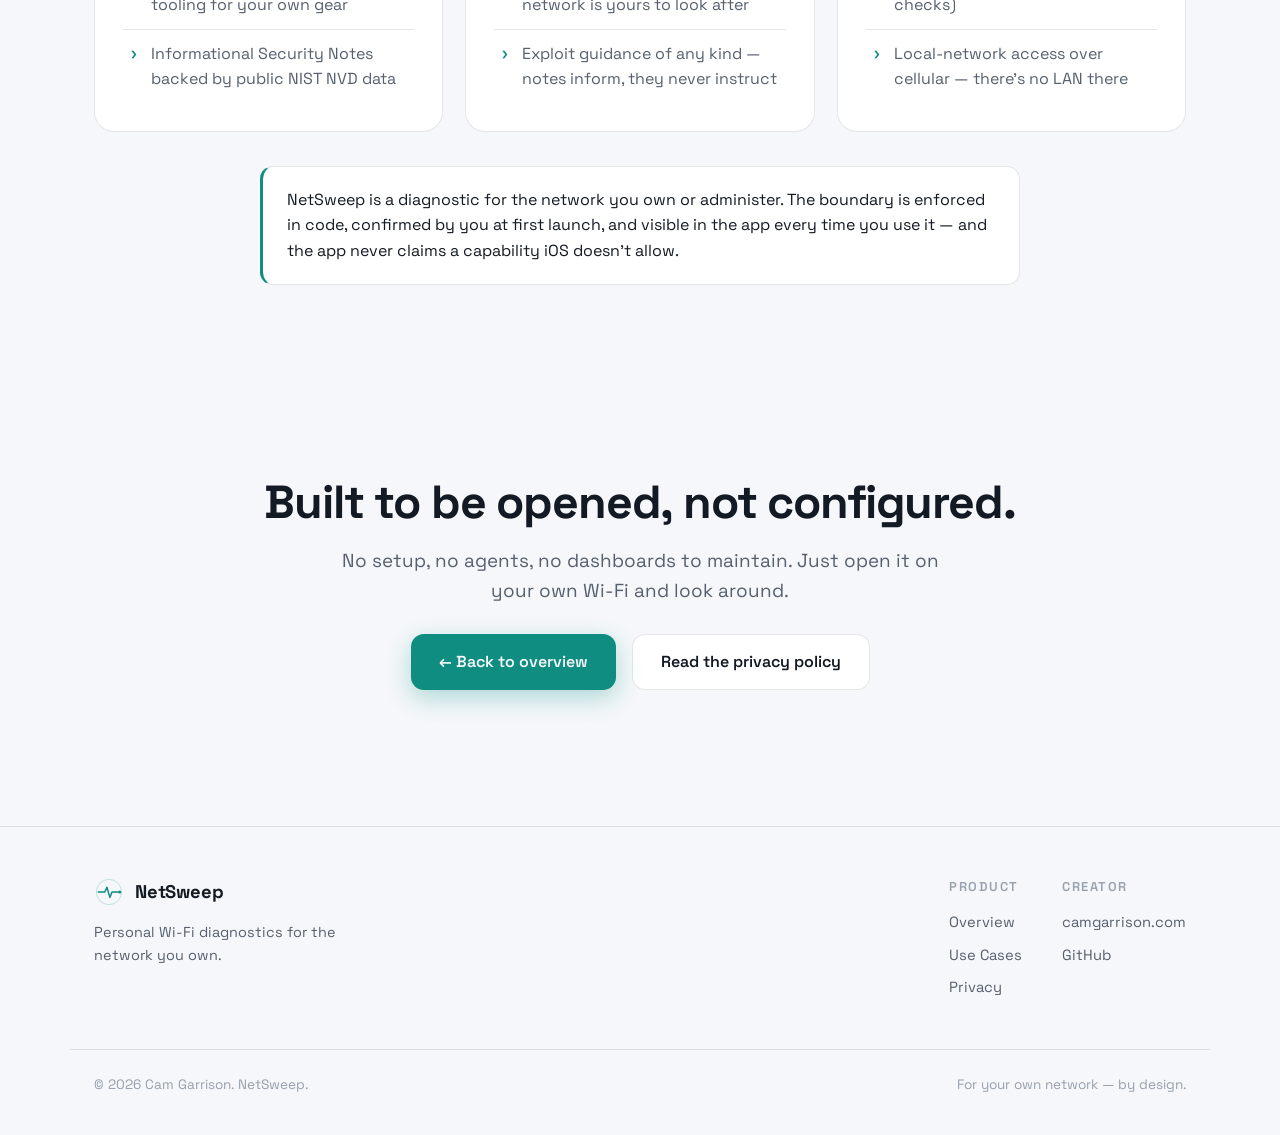
<file: site/use-cases.html>
<!DOCTYPE html>
<html lang="en">
<head>
<meta charset="UTF-8">
<meta name="viewport" content="width=device-width, initial-scale=1.0">
<title>NetSweep — Use Cases for Your Own Home Network</title>
<meta name="description" content="How smart-home owners, developers, and home-lab tinkerers use NetSweep on their own networks: device inventory, service checks on their own gear, connection troubleshooting, and before-and-after scan comparison — all on-device.">
<link rel="stylesheet" href="styles.css">
</head>
<body>

<nav>
  <div class="nav-inner">
    <a href="index.html" class="brand">
      <svg class="mark" viewBox="0 0 100 100" fill="none" xmlns="http://www.w3.org/2000/svg" aria-hidden="true">
        <circle cx="50" cy="50" r="42" stroke="var(--accent)" stroke-width="2.5" opacity="0.3"/>
        <circle cx="50" cy="50" r="28" stroke="var(--accent)" stroke-width="2" opacity="0.18"/>
        <path d="M14 50 H36 L43 34 L53 68 L60 50 H86" stroke="var(--accent)" stroke-width="5" stroke-linecap="round" stroke-linejoin="round"/>
        <circle class="pulse-core" cx="86" cy="50" r="5" fill="var(--accent)"/>
      </svg>
      NetSweep
    </a>
    <button class="nav-toggle" aria-label="Menu">☰</button>
    <div class="nav-links">
      <a href="index.html">Overview</a>
      <a href="use-cases.html">Use Cases</a>
      <a href="privacy.html">Privacy</a>
      <button class="theme-toggle" aria-label="Toggle light or dark theme" title="Toggle theme">
        <svg class="icon-moon" viewBox="0 0 24 24" fill="none" stroke="currentColor" stroke-width="2"><path d="M21 12.79A9 9 0 1 1 11.21 3 7 7 0 0 0 21 12.79z"/></svg>
        <svg class="icon-sun" viewBox="0 0 24 24" fill="none" stroke="currentColor" stroke-width="2"><circle cx="12" cy="12" r="5"/><path d="M12 1v2M12 21v2M4.2 4.2l1.4 1.4M18.4 18.4l1.4 1.4M1 12h2M21 12h2M4.2 19.8l1.4-1.4M18.4 5.6l1.4-1.4"/></svg>
      </button>
      <a href="https://camgarrison.com" class="cta">By Cam Garrison</a>
    </div>
  </div>
</nav>

<header class="hero wrap" style="padding-bottom:30px;">
  <span class="eyebrow reveal in" style="justify-content:center;">Use Cases</span>
  <h1 class="reveal in" data-delay="80">One network. Yours.<br><span class="gradient-text">A lot to understand.</span></h1>
  <p class="lead reveal in" data-delay="160" style="margin:0 auto;">
    NetSweep does one thing: it helps you understand and look after the network
    you own. Here's how different people put it to work at home.
  </p>
</header>

<section class="wrap" style="padding-top:40px;">

  <!-- SMART-HOME OWNERS -->
  <div class="usecase">
    <div class="reveal">
      <span class="eyebrow">For smart-home owners</span>
      <h2>Finally know what's actually on your Wi-Fi.</h2>
      <p class="lead">Smart plugs, cameras, doorbells, the TV, the printer, that one mystery device — see them all on a living map, in plain language. When something new joins your network, you'll know.</p>
      <ul class="uc-list">
        <li>A spatial map of every device on your home network, with hostname and vendor guess</li>
        <li>"Devices worth a look" surfaces the handful that deserve attention — no alarm bells</li>
        <li>Security Notes explain what a service is and why it matters, drawing on public NIST data</li>
        <li>Optional alerts when a previously-unseen device joins your Wi-Fi</li>
      </ul>
    </div>
    <div class="uc-visual reveal" data-delay="120">
      <div class="uc-tag">Network Overview</div>
      <div class="mock">
        <div class="row"><span class="k">Devices on your network</span><span class="v">14</span></div>
        <div class="row"><span class="k">To review</span><span class="v warn">2</span></div>
        <div class="row"><span class="k">Smart TV · living room</span><span class="v ok">looks fine</span></div>
        <div class="row"><span class="k">Old router · hallway</span><span class="v warn">worth a look — remote admin on</span></div>
        <div class="row"><span class="k">Unknown device</span><span class="v warn">new — joined today</span></div>
      </div>
    </div>
  </div>

  <!-- DEVELOPERS & HOME-LABBERS -->
  <div class="usecase">
    <div class="reveal">
      <span class="eyebrow">For developers &amp; home-labbers</span>
      <h2>Check your own gear from the couch.</h2>
      <p class="lead">The Pi in the closet, the NAS under the desk, the dev server you just spun up — confirm what your own machines are serving, verify a local TLS certificate, and do subnet math without opening a laptop.</p>
      <ul class="uc-list">
        <li>Service Diagnostics against your own devices — what's listening, explained clearly</li>
        <li>TLS inspection for services on your network: certificate chain, expiry, handshake timing</li>
        <li>Bonjour discovery to see what your devices are advertising to the house</li>
        <li>DNS lookups and subnet calculators built in with Net Utils</li>
      </ul>
    </div>
    <div class="uc-visual reveal" data-delay="120">
      <div class="uc-tag">Service Diagnostics · nas.local</div>
      <div class="mock">
        <div class="row"><span class="k">Scope</span><span class="v ok">✓ your network</span></div>
        <div class="row"><span class="k">Web admin (443)</span><span class="v ok">responding · TLS trusted</span></div>
        <div class="row"><span class="k">Certificate expires</span><span class="v warn">in 12 days</span></div>
        <div class="row"><span class="k">File sharing (445)</span><span class="v">responding</span></div>
        <div class="row"><span class="k">SSH (22)</span><span class="v dim">not responding</span></div>
      </div>
    </div>
  </div>

  <!-- THE HOUSEHOLD FIXER -->
  <div class="usecase">
    <div class="reveal">
      <span class="eyebrow">For the household Wi-Fi fixer</span>
      <h2>"The internet is slow" — now you can actually answer.</h2>
      <p class="lead">When the connection feels off, get real numbers: latency, jitter, throughput, and what the internet sees from your side. Change a setting on the router, re-run, and compare scans to see exactly what it changed.</p>
      <ul class="uc-list">
        <li>Connection telemetry with history and trends, so you can tell a blip from a pattern</li>
        <li>Compare any two scans — devices and services that appeared, vanished, or changed</li>
        <li>Gateway and public-connection info in one place when you call your ISP</li>
        <li>Exportable PDF / JSON reports for your own records</li>
      </ul>
    </div>
    <div class="uc-visual reveal" data-delay="120">
      <div class="uc-tag">Compare · before / after router update</div>
      <div class="mock">
        <div class="row"><span class="k">Latency (median)</span><span class="v ok">31 ms → 18 ms</span></div>
        <div class="row"><span class="k">Jitter</span><span class="v ok">improved</span></div>
        <div class="row"><span class="k">Devices</span><span class="v">14 → 14</span></div>
        <div class="row"><span class="k">Guest network</span><span class="v">newly visible</span></div>
        <div class="row"><span class="k">Remote admin (router)</span><span class="v ok">no longer exposed</span></div>
      </div>
    </div>
  </div>

</section>

<!-- HONEST LIMITS -->
<section class="wrap">
  <div class="sec-head center reveal">
    <span class="eyebrow" style="justify-content:center;">Honest by design</span>
    <h2>What it does, what it refuses, and what iOS won't allow.</h2>
  </div>
  <div class="grid grid-3">
    <div class="card reveal">
      <h3 style="color:var(--good);">✓ What NetSweep does</h3>
      <ul class="uc-list" style="margin-top:14px;">
        <li>Standard TCP-connect checks within iOS's sandbox — no private APIs</li>
        <li>Bonjour / mDNS discovery of services your devices advertise</li>
        <li>TLS, DNS, and connection-quality tooling for your own gear</li>
        <li>Informational Security Notes backed by public NIST NVD data</li>
      </ul>
    </div>
    <div class="card reveal" data-delay="80">
      <h3 style="color:var(--accent);">⊘ What it refuses, on purpose</h3>
      <ul class="uc-list" style="margin-top:14px;">
        <li>Any target outside your own subnet — refused at the engine level</li>
        <li>Public IP addresses and internet hostnames as diagnostic targets</li>
        <li>Running before you confirm the network is yours to look after</li>
        <li>Exploit guidance of any kind — notes inform, they never instruct</li>
      </ul>
    </div>
    <div class="card reveal" data-delay="160">
      <h3 style="color:var(--text-dim);">✕ What iOS restricts</h3>
      <ul class="uc-list" style="margin-top:14px;">
        <li>Reading other devices' MAC addresses (privacy-walled)</li>
        <li>Raw sockets, ICMP ping, or ARP sweeps</li>
        <li>Continuous background monitoring (only opportunistic checks)</li>
        <li>Local-network access over cellular — there's no LAN there</li>
      </ul>
    </div>
  </div>
  <div class="callout reveal" style="max-width:760px;margin:34px auto 0;">
    <p>NetSweep is a diagnostic for the network you own or administer. The boundary is enforced in code, confirmed by you at first launch, and visible in the app every time you use it — and the app never claims a capability iOS doesn't allow.</p>
  </div>
</section>

<!-- CTA -->
<section class="wrap" style="text-align:center;">
  <div class="reveal">
    <h2>Built to be opened, not configured.</h2>
    <p class="lead" style="margin:0 auto 28px;">No setup, no agents, no dashboards to maintain. Just open it on your own Wi-Fi and look around.</p>
    <div class="hero-actions">
      <a href="index.html" class="btn btn-primary">← Back to overview</a>
      <a href="privacy.html" class="btn btn-ghost">Read the privacy policy</a>
    </div>
  </div>
</section>

<footer>
  <div class="wrap foot-inner">
    <div>
      <a href="index.html" class="brand" style="margin-bottom:14px;">
        <svg class="mark" viewBox="0 0 100 100" fill="none" aria-hidden="true">
          <circle cx="50" cy="50" r="42" stroke="var(--accent)" stroke-width="2.5" opacity="0.3"/>
          <path d="M14 50 H36 L43 34 L53 68 L60 50 H86" stroke="var(--accent)" stroke-width="5" stroke-linecap="round" stroke-linejoin="round"/>
          <circle cx="86" cy="50" r="5" fill="var(--accent)"/>
        </svg>
        NetSweep
      </a>
      <p style="max-width:280px;font-size:0.9rem;">Personal Wi-Fi diagnostics for the network you own.</p>
    </div>
    <div class="foot-links">
      <div class="foot-col">
        <h4>Product</h4>
        <a href="index.html">Overview</a>
        <a href="use-cases.html">Use Cases</a>
        <a href="privacy.html">Privacy</a>
      </div>
      <div class="foot-col">
        <h4>Creator</h4>
        <a href="https://camgarrison.com">camgarrison.com</a>
        <a href="https://github.com/notchewy1324">GitHub</a>
      </div>
    </div>
  </div>
  <div class="wrap foot-bottom">
    <span>© <span id="year"></span> Cam Garrison. NetSweep.</span>
    <span>For your own network — by design.</span>
  </div>
</footer>

<script src="app.js"></script>
</body>
</html>
</file>
<file: site/styles.css>
/* ============================================================
   NetSweep — Personal Wi-Fi Diagnostics
   Design language: "quiet instrument" — deep night canvas,
   mint-teal pulse glow, soft glass surfaces, monospace telemetry.
   The motif is a heartbeat/pulse (diagnostics), not a radar
   sweep (scanner).
   ============================================================ */

@import url('https://fonts.googleapis.com/css2?family=Space+Grotesk:wght@400;500;600;700&family=JetBrains+Mono:wght@400;500;700&display=swap');

:root {
  --canvas-top: #070b12;
  --canvas-bottom: #0c1220;
  --surface: #10161f;
  --surface-hi: #161e2a;
  --accent: #53d6c6;          /* pulse mint-teal */
  --accent-deep: #2ba99b;
  --good: #6ee7a8;
  --amber: #f5c469;
  --danger: #f87f7f;
  --info: #7aa7ff;
  --purple: #b495f7;
  --text: #edf2f7;
  --text-dim: #8d97a8;
  --text-faint: #5b6577;
  --stroke: rgba(255,255,255,0.07);
  --card-glow: rgba(255,255,255,0.14);
  --nav-bg: rgba(7,11,18,0.72);
  --display: 'Space Grotesk', sans-serif;
  --mono: 'JetBrains Mono', monospace;
  --maxw: 1140px;
  --radius: 20px;
}

/* Light theme — "morning kitchen table": warm paper, deep teal */
[data-theme="light"] {
  --canvas-top: #f5f7fa;
  --canvas-bottom: #eaeef4;
  --surface: #ffffff;
  --surface-hi: #eef2f7;
  --accent: #0e8d80;
  --accent-deep: #0a6e64;
  --good: #1f9d63;
  --amber: #b07f1c;
  --danger: #c94848;
  --info: #2f63c4;
  --purple: #7c54c9;
  --text: #141a23;
  --text-dim: #57606e;
  --text-faint: #97a0ad;
  --stroke: rgba(10,15,25,0.10);
  --card-glow: rgba(10,15,25,0.05);
  --nav-bg: rgba(245,247,250,0.78);
}

* { margin: 0; padding: 0; box-sizing: border-box; }

html { scroll-behavior: smooth; }

body {
  font-family: var(--display);
  background: var(--canvas-top);
  color: var(--text);
  line-height: 1.6;
  -webkit-font-smoothing: antialiased;
  overflow-x: hidden;
  transition: background 0.5s ease, color 0.5s ease;
}

/* Atmosphere: gradient blooms + faint blueprint grid */
body::before {
  content: '';
  position: fixed;
  inset: 0;
  background:
    radial-gradient(ellipse 75% 50% at 50% -8%, color-mix(in srgb, var(--accent) 13%, transparent), transparent 60%),
    radial-gradient(ellipse 55% 45% at 88% 100%, color-mix(in srgb, var(--info) 9%, transparent), transparent 55%),
    radial-gradient(ellipse 40% 35% at 5% 70%, color-mix(in srgb, var(--purple) 6%, transparent), transparent 60%),
    linear-gradient(180deg, var(--canvas-top), var(--canvas-bottom));
  z-index: -2;
  transition: background 0.5s ease;
}
body::after {
  content: '';
  position: fixed;
  inset: 0;
  background-image:
    linear-gradient(var(--stroke) 1px, transparent 1px),
    linear-gradient(90deg, var(--stroke) 1px, transparent 1px);
  background-size: 52px 52px;
  mask-image: radial-gradient(ellipse 90% 70% at 50% 25%, #000 25%, transparent 75%);
  opacity: 0.45;
  z-index: -1;
}

/* ---------- Layout ---------- */
.wrap { max-width: var(--maxw); margin: 0 auto; padding: 0 24px; }
section.wrap { padding: 96px 24px; max-width: var(--maxw); margin: 0 auto; position: relative; }

.eyebrow {
  font-family: var(--mono);
  font-size: 0.78rem;
  letter-spacing: 0.22em;
  text-transform: uppercase;
  color: var(--accent);
  margin-bottom: 18px;
  display: inline-flex;
  align-items: center;
  gap: 10px;
}
.eyebrow::before {
  content: '';
  width: 22px; height: 1px;
  background: var(--accent);
}

h1, h2, h3 { font-weight: 700; line-height: 1.1; letter-spacing: -0.025em; }
h1 { font-size: clamp(2.6rem, 6vw, 4.4rem); }
h2 { font-size: clamp(1.9rem, 4vw, 2.9rem); margin-bottom: 18px; }
h3 { font-size: 1.28rem; }
p { color: var(--text-dim); }
.lead { font-size: 1.18rem; color: var(--text-dim); max-width: 640px; }

.gradient-text {
  background: linear-gradient(115deg, var(--accent), var(--info));
  -webkit-background-clip: text; background-clip: text;
  -webkit-text-fill-color: transparent;
}

/* ---------- Nav ---------- */
nav {
  position: sticky; top: 0; z-index: 100;
  backdrop-filter: blur(16px);
  background: var(--nav-bg);
  border-bottom: 1px solid var(--stroke);
  transition: background 0.5s ease;
}
.nav-inner {
  max-width: var(--maxw); margin: 0 auto; padding: 15px 24px;
  display: flex; align-items: center; justify-content: space-between;
}
.brand { display: flex; align-items: center; gap: 11px; font-weight: 700; font-size: 1.15rem; letter-spacing: -0.01em; text-decoration: none; color: var(--text); }
.brand .mark { width: 30px; height: 30px; }
.brand .mark .pulse-core { filter: drop-shadow(0 0 6px var(--accent)); }
.nav-links { display: flex; gap: 28px; align-items: center; }
.nav-links a { color: var(--text-dim); text-decoration: none; font-size: 0.95rem; transition: color 0.2s; }
.nav-links a:hover, .nav-links a.active { color: var(--text); }
.nav-links a.cta {
  color: var(--canvas-top); background: var(--accent);
  padding: 9px 18px; border-radius: 11px; font-weight: 600;
  box-shadow: 0 6px 20px color-mix(in srgb, var(--accent) 28%, transparent);
  transition: transform 0.2s, box-shadow 0.2s;
}
.nav-links a.cta:hover { transform: translateY(-2px); box-shadow: 0 10px 28px color-mix(in srgb, var(--accent) 38%, transparent); color: var(--canvas-top); }
.nav-toggle { display: none; background: none; border: none; color: var(--text); font-size: 1.5rem; cursor: pointer; }

/* ---------- Theme toggle ---------- */
.theme-toggle {
  background: var(--surface);
  border: 1px solid var(--stroke);
  width: 38px; height: 38px;
  border-radius: 11px;
  display: grid; place-items: center;
  cursor: pointer;
  color: var(--text-dim);
  transition: color 0.2s, border-color 0.2s, transform 0.2s, background 0.5s;
  position: relative;
  overflow: hidden;
}
.theme-toggle:hover { color: var(--accent); border-color: var(--accent); transform: translateY(-1px); }
.theme-toggle svg { width: 18px; height: 18px; transition: opacity 0.3s, transform 0.4s; position: absolute; }
.theme-toggle .icon-sun { opacity: 0; transform: rotate(-90deg) scale(0.5); }
.theme-toggle .icon-moon { opacity: 1; transform: rotate(0) scale(1); }
[data-theme="light"] .theme-toggle .icon-sun { opacity: 1; transform: rotate(0) scale(1); }
[data-theme="light"] .theme-toggle .icon-moon { opacity: 0; transform: rotate(90deg) scale(0.5); }

/* ---------- Hero ---------- */
.hero { padding: 88px 0 56px; text-align: center; }
.hero h1 { margin-bottom: 24px; }
.hero .lead { margin: 0 auto 36px; }
.hero-actions { display: flex; gap: 16px; justify-content: center; flex-wrap: wrap; }

.btn {
  font-family: var(--display); font-weight: 600; font-size: 1rem;
  padding: 14px 28px; border-radius: 13px; text-decoration: none;
  cursor: pointer; border: none;
  transition: transform 0.2s, box-shadow 0.2s, background 0.2s, border-color 0.2s;
  display: inline-flex; align-items: center; gap: 9px;
}
.btn-primary {
  background: var(--accent); color: var(--canvas-top);
  box-shadow: 0 8px 24px color-mix(in srgb, var(--accent) 30%, transparent);
  position: relative; overflow: hidden;
}
.btn-primary:hover { transform: translateY(-2px); box-shadow: 0 12px 32px color-mix(in srgb, var(--accent) 42%, transparent); }
.btn-primary::after {
  content: '';
  position: absolute; top: 0; left: -120%;
  width: 60%; height: 100%;
  background: linear-gradient(100deg, transparent, rgba(255,255,255,0.35), transparent);
  transform: skewX(-20deg);
  transition: left 0.6s cubic-bezier(0.2,0.8,0.2,1);
}
.btn-primary:hover::after { left: 130%; }
.btn-ghost { background: var(--surface); color: var(--text); border: 1px solid var(--stroke); }
.btn-ghost:hover { transform: translateY(-2px); border-color: var(--accent); }

/* ---------- Pulse hero visual ----------
   Concentric "home" rings with expanding pulse waves and
   device nodes that light up — a diagnostic heartbeat, not a sweep. */
.pulse-viz {
  width: min(440px, 80vw); aspect-ratio: 1;
  margin: 52px auto 0; position: relative;
}
.pulse-viz svg { width: 100%; height: 100%; overflow: visible; }
.pulse-viz .ring { fill: none; stroke: var(--accent); opacity: 0.28; stroke-width: 1.2; }
.pulse-viz .ring.outer { opacity: 0.5; stroke-width: 1.6; }
.pulse-viz .spoke { stroke: var(--accent); opacity: 0.14; stroke-width: 1; }
.pulse-viz .core {
  fill: var(--accent);
  filter: drop-shadow(0 0 16px var(--accent));
  transform-box: fill-box; transform-origin: center;
  animation: corePulse 2.6s ease-in-out infinite;
}
.pulse-viz .wave {
  fill: none; stroke: var(--accent); stroke-width: 1.6;
  transform-box: fill-box; transform-origin: center;
  animation: wave 4.2s cubic-bezier(0.2,0.6,0.4,1) infinite;
  opacity: 0;
}
.pulse-viz .wave.w2 { animation-delay: 1.4s; }
.pulse-viz .wave.w3 { animation-delay: 2.8s; }
.pulse-viz .node { fill: var(--info); opacity: 0.35; animation: nodeGlow 4.2s ease-in-out infinite; }
.pulse-viz .node.n2 { animation-delay: 0.5s; fill: var(--good); }
.pulse-viz .node.n3 { animation-delay: 1.1s; fill: var(--amber); }
.pulse-viz .node.n4 { animation-delay: 1.7s; }
.pulse-viz .node.n5 { animation-delay: 2.3s; fill: var(--purple); }
.pulse-viz .node-label {
  font-family: var(--mono); font-size: 7.5px; fill: var(--text-faint);
  letter-spacing: 0.08em;
}

@keyframes corePulse { 0%,100% { opacity: 0.85; transform: scale(1); } 50% { opacity: 1; transform: scale(1.07); } }
@keyframes wave { 0% { transform: scale(0.08); opacity: 0.6; } 70% { opacity: 0.18; } 100% { transform: scale(1); opacity: 0; } }
@keyframes nodeGlow { 0%, 25%, 100% { opacity: 0.35; } 35% { opacity: 1; filter: drop-shadow(0 0 8px currentColor); } 55% { opacity: 0.35; } }

/* ---------- Badges / pills ---------- */
.pill {
  display: inline-flex; align-items: center; gap: 7px;
  font-family: var(--mono); font-size: 0.74rem; letter-spacing: 0.08em;
  padding: 6px 13px; border-radius: 999px;
  background: color-mix(in srgb, var(--accent) 10%, transparent);
  color: var(--accent);
  border: 1px solid color-mix(in srgb, var(--accent) 22%, transparent);
}
.pill.dot::before { content: ''; width: 6px; height: 6px; border-radius: 50%; background: var(--good); box-shadow: 0 0 8px var(--good); }

/* ---------- Cards & grids ---------- */
.grid { display: grid; gap: 22px; }
.grid-3 { grid-template-columns: repeat(3, 1fr); }
.grid-2 { grid-template-columns: repeat(2, 1fr); }

.card {
  background: var(--surface);
  border: 1px solid var(--stroke);
  border-radius: var(--radius);
  padding: 28px;
  position: relative;
  overflow: hidden;
  transition: transform 0.35s cubic-bezier(0.2,0.8,0.2,1), border-color 0.35s, box-shadow 0.35s;
}
.card::before {
  content: '';
  position: absolute; top: 0; left: 0; right: 0; height: 1px;
  background: linear-gradient(90deg, transparent, var(--card-glow), transparent);
}
.card:hover {
  transform: translateY(-4px);
  border-color: color-mix(in srgb, var(--accent) 30%, transparent);
  box-shadow: 0 18px 50px -20px color-mix(in srgb, var(--accent) 35%, transparent);
}
.card .ic {
  width: 46px; height: 46px; border-radius: 13px;
  background: color-mix(in srgb, var(--accent) 12%, transparent);
  color: var(--accent);
  display: grid; place-items: center; margin-bottom: 18px;
  font-size: 1.35rem;
  transition: transform 0.35s cubic-bezier(0.2,0.8,0.2,1), box-shadow 0.35s;
}
.card:hover .ic {
  transform: scale(1.06);
  box-shadow: 0 0 24px -4px color-mix(in srgb, var(--accent) 50%, transparent);
}
.card h3 { margin-bottom: 9px; }
.card p { font-size: 0.96rem; }

/* ---------- Tool chips (mirrors the in-app tool canvas) ---------- */
.tools-grid {
  display: grid;
  grid-template-columns: repeat(3, 1fr);
  gap: 16px;
}
.tool-chip {
  display: flex; align-items: center; gap: 14px;
  background: var(--surface);
  border: 1px solid var(--stroke);
  border-radius: 16px;
  padding: 16px 18px;
  transition: transform 0.3s cubic-bezier(0.2,0.8,0.2,1), border-color 0.3s, box-shadow 0.3s;
}
.tool-chip:hover {
  transform: translateY(-3px);
  border-color: color-mix(in srgb, var(--chip, var(--accent)) 45%, transparent);
  box-shadow: 0 14px 36px -16px color-mix(in srgb, var(--chip, var(--accent)) 45%, transparent);
}
.tool-chip .glyph {
  flex: none;
  width: 42px; height: 42px; border-radius: 12px;
  display: grid; place-items: center;
  font-family: var(--mono); font-size: 1.15rem; font-weight: 700;
  background: color-mix(in srgb, var(--chip, var(--accent)) 13%, transparent);
  color: var(--chip, var(--accent));
}
.tool-chip .t-name { font-weight: 600; font-size: 0.98rem; line-height: 1.3; }
.tool-chip .t-sub { font-family: var(--mono); font-size: 0.72rem; color: var(--text-faint); letter-spacing: 0.06em; text-transform: lowercase; }
.tool-chip.is-teal   { --chip: var(--accent); }
.tool-chip.is-amber  { --chip: var(--amber); }
.tool-chip.is-info   { --chip: var(--info); }
.tool-chip.is-good   { --chip: var(--good); }
.tool-chip.is-purple { --chip: var(--purple); }
.tool-chip.is-danger { --chip: var(--danger); }

/* ---------- Scope guard band ---------- */
.guard {
  background: linear-gradient(180deg,
    color-mix(in srgb, var(--accent) 6%, var(--surface)),
    var(--surface));
  border: 1px solid color-mix(in srgb, var(--accent) 22%, transparent);
  border-radius: calc(var(--radius) + 6px);
  padding: 48px;
  position: relative;
  overflow: hidden;
}
.guard::before {
  content: '';
  position: absolute; top: 0; left: 0; right: 0; height: 2px;
  background: linear-gradient(90deg, transparent, var(--accent), transparent);
  opacity: 0.6;
}
.guard-steps { display: grid; grid-template-columns: repeat(3, 1fr); gap: 22px; margin-top: 36px; }
.guard-step {
  background: var(--surface-hi);
  border: 1px solid var(--stroke);
  border-radius: 16px;
  padding: 24px;
}
.guard-step .step-num {
  font-family: var(--mono); font-size: 0.74rem; letter-spacing: 0.18em;
  color: var(--accent); margin-bottom: 12px; display: block;
}
.guard-step h3 { font-size: 1.08rem; margin-bottom: 8px; }
.guard-step p { font-size: 0.92rem; }

/* ---------- Telemetry mock (terminal-style readout) ---------- */
.mock {
  font-family: var(--mono); font-size: 0.82rem; line-height: 1.9;
}
.mock .row { display: flex; justify-content: space-between; gap: 16px; padding: 6px 0; border-bottom: 1px solid var(--stroke); }
.mock .row:last-child { border: none; }
.mock .k { color: var(--text-dim); }
.mock .v { color: var(--accent); text-align: right; }
.mock .v.warn { color: var(--amber); }
.mock .v.bad { color: var(--danger); }
.mock .v.ok { color: var(--good); }
.mock .v.dim { color: var(--text-faint); }

/* ---------- Section header ---------- */
.sec-head { max-width: 660px; margin-bottom: 50px; }
.sec-head.center { margin-left: auto; margin-right: auto; text-align: center; }
.sec-head[data-num]::before {
  content: attr(data-num);
  font-family: var(--mono);
  font-size: 0.8rem;
  color: var(--text-faint);
  letter-spacing: 0.2em;
  display: block;
  margin-bottom: 12px;
}

/* ---------- Use-case rows ---------- */
.usecase {
  display: grid; grid-template-columns: 1fr 1fr; gap: 48px; align-items: center;
  margin-bottom: 90px;
}
.usecase:last-child { margin-bottom: 0; }
.usecase:nth-child(even) .uc-visual { order: -1; }
.uc-visual {
  background: var(--surface); border: 1px solid var(--stroke);
  border-radius: var(--radius); padding: 32px; min-height: 280px;
  display: flex; flex-direction: column; gap: 14px; justify-content: center;
  position: relative; overflow: hidden;
}
.uc-visual::before {
  content: '';
  position: absolute; top: 0; left: 0; right: 0; height: 1px;
  background: linear-gradient(90deg, transparent, var(--card-glow), transparent);
}
.uc-tag { font-family: var(--mono); font-size: 0.75rem; letter-spacing: 0.15em; text-transform: uppercase; color: var(--accent); }
.uc-list { list-style: none; margin-top: 18px; }
.uc-list li { padding: 11px 0 11px 28px; position: relative; color: var(--text-dim); border-bottom: 1px solid var(--stroke); }
.uc-list li:last-child { border-bottom: none; }
.uc-list li::before {
  content: '›'; position: absolute; left: 6px; color: var(--accent); font-family: var(--mono); font-weight: 700;
}

/* ---------- Stat band ---------- */
.stats { display: grid; grid-template-columns: repeat(4, 1fr); gap: 20px; text-align: center; }
.stat .num {
  font-family: var(--mono); font-size: 2.4rem; font-weight: 700;
  background: linear-gradient(135deg, var(--accent), var(--info));
  -webkit-background-clip: text; background-clip: text;
  -webkit-text-fill-color: transparent;
}
.stat .lbl { font-size: 0.85rem; color: var(--text-dim); margin-top: 6px; }

/* ---------- Prose (privacy) ---------- */
.prose { max-width: 760px; margin: 0 auto; }
.prose h2 { margin-top: 48px; font-size: 1.7rem; }
.prose h3 { margin-top: 30px; color: var(--accent); font-size: 1.15rem; }
.prose p, .prose li { color: var(--text-dim); margin-bottom: 14px; }
.prose ul { margin: 0 0 16px 22px; }
.prose li { margin-bottom: 8px; }
.prose strong { color: var(--text); }
.prose a { color: var(--accent); }
.prose .updated { font-family: var(--mono); font-size: 0.85rem; color: var(--text-faint); }

.callout {
  background: var(--surface); border: 1px solid var(--stroke);
  border-left: 3px solid var(--accent); border-radius: 13px;
  padding: 20px 24px; margin: 24px 0;
}
.callout p { margin: 0; color: var(--text); }

/* ---------- Footer ---------- */
footer { border-top: 1px solid var(--stroke); padding: 50px 0 40px; margin-top: 40px; }
.foot-inner { display: flex; justify-content: space-between; align-items: flex-start; flex-wrap: wrap; gap: 30px; }
.foot-links { display: flex; gap: 40px; flex-wrap: wrap; }
.foot-col h4 { font-size: 0.8rem; text-transform: uppercase; letter-spacing: 0.12em; color: var(--text-faint); margin-bottom: 14px; font-weight: 600; }
.foot-col a { display: block; color: var(--text-dim); text-decoration: none; font-size: 0.92rem; margin-bottom: 9px; transition: color 0.2s; }
.foot-col a:hover { color: var(--accent); }
.foot-bottom { margin-top: 40px; padding-top: 24px; border-top: 1px solid var(--stroke); font-size: 0.85rem; color: var(--text-faint); display: flex; justify-content: space-between; flex-wrap: wrap; gap: 12px; }

/* ---------- Reveal animation ---------- */
.reveal { opacity: 0; transform: translateY(24px); transition: opacity 0.7s cubic-bezier(0.2,0.8,0.2,1), transform 0.7s cubic-bezier(0.2,0.8,0.2,1); }
.reveal.in { opacity: 1; transform: none; }
.reveal.in .eyebrow::before { animation: lineGrow 0.6s cubic-bezier(0.2,0.8,0.2,1) both; }
@keyframes lineGrow { from { width: 0; opacity: 0; } to { width: 22px; opacity: 1; } }

/* ---------- Accessibility ---------- */
a:focus-visible, button:focus-visible, .btn:focus-visible {
  outline: 2px solid var(--accent);
  outline-offset: 3px;
  border-radius: 8px;
}

@media (prefers-reduced-motion: reduce) {
  *, *::before, *::after {
    animation-duration: 0.001ms !important;
    animation-iteration-count: 1 !important;
    transition-duration: 0.01ms !important;
    scroll-behavior: auto !important;
  }
  .pulse-viz .wave, .pulse-viz .core, .pulse-viz .node { animation: none !important; }
  .pulse-viz .wave { opacity: 0; }
  .reveal { opacity: 1 !important; transform: none !important; }
}

/* Light-mode glow tuning */
[data-theme="light"] .pulse-viz .core { filter: drop-shadow(0 0 8px var(--accent)); }
[data-theme="light"] .btn-primary::after { background: linear-gradient(100deg, transparent, rgba(255,255,255,0.6), transparent); }

/* ---------- Responsive ---------- */
@media (max-width: 880px) {
  .grid-3, .grid-2 { grid-template-columns: 1fr; }
  .tools-grid { grid-template-columns: 1fr 1fr; }
  .guard { padding: 32px 24px; }
  .guard-steps { grid-template-columns: 1fr; }
  .usecase { grid-template-columns: 1fr; gap: 24px; }
  .usecase:nth-child(even) .uc-visual { order: 0; }
  .stats { grid-template-columns: repeat(2, 1fr); gap: 30px; }
  .nav-links {
    position: fixed; inset: 64px 0 auto 0; flex-direction: column;
    background: var(--canvas-bottom); padding: 24px; gap: 18px;
    border-bottom: 1px solid var(--stroke);
    transform: translateY(-130%); transition: transform 0.3s;
  }
  .nav-links.open { transform: none; }
  .nav-toggle { display: block; }
  section.wrap { padding: 70px 24px; }
}

@media (max-width: 520px) {
  .tools-grid { grid-template-columns: 1fr; }
}
</file>
